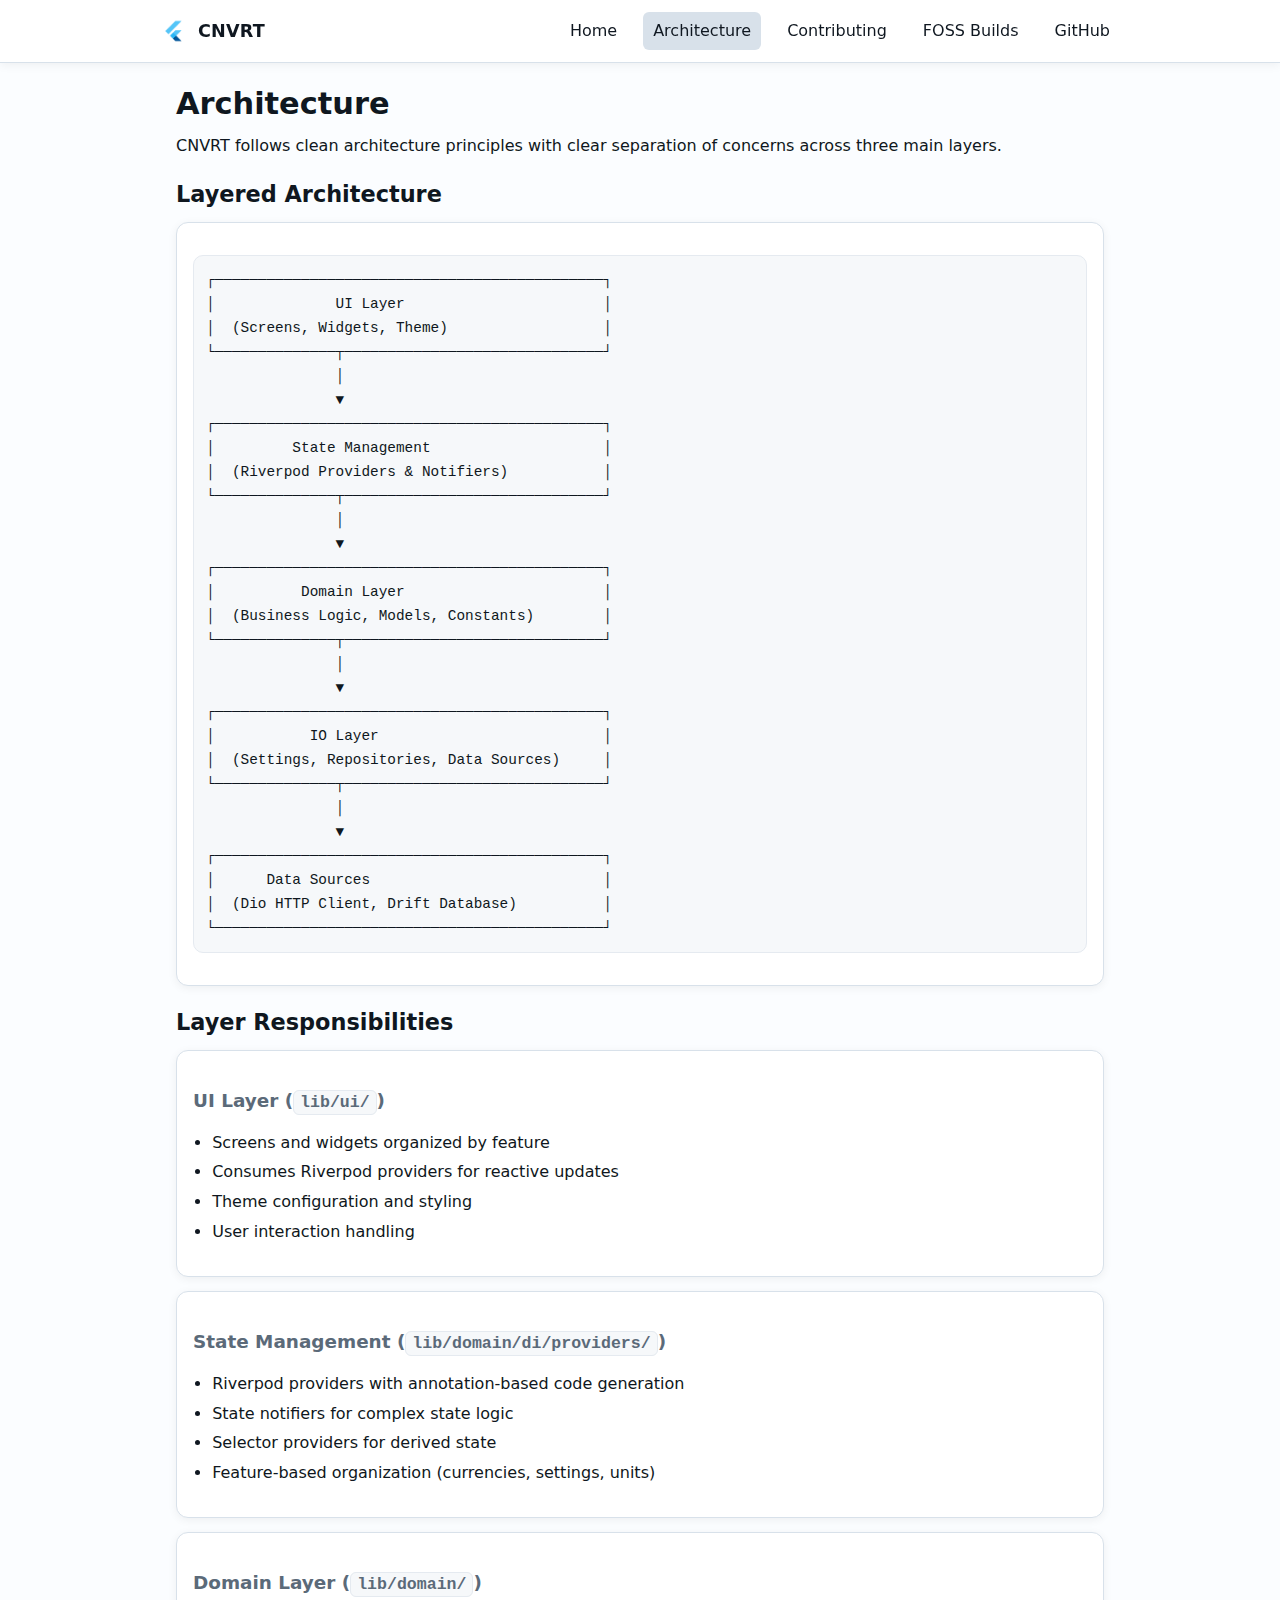
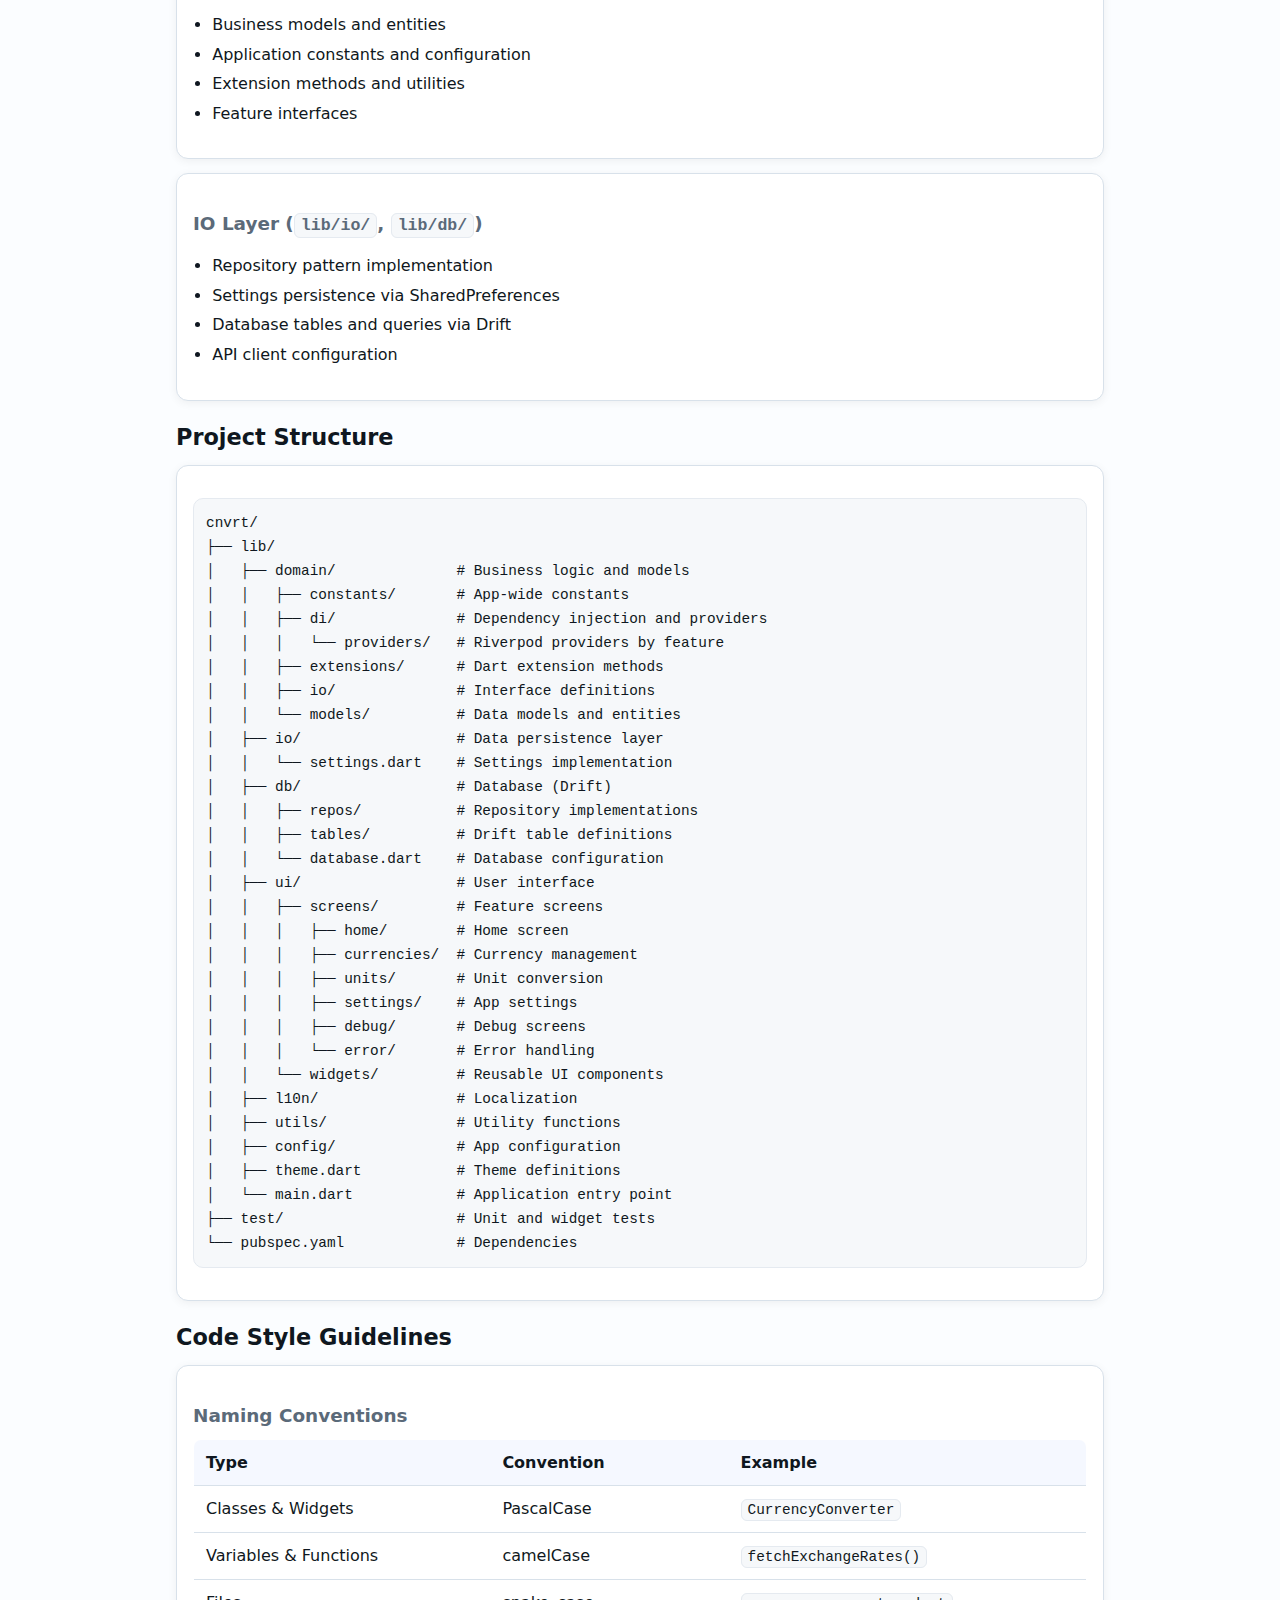
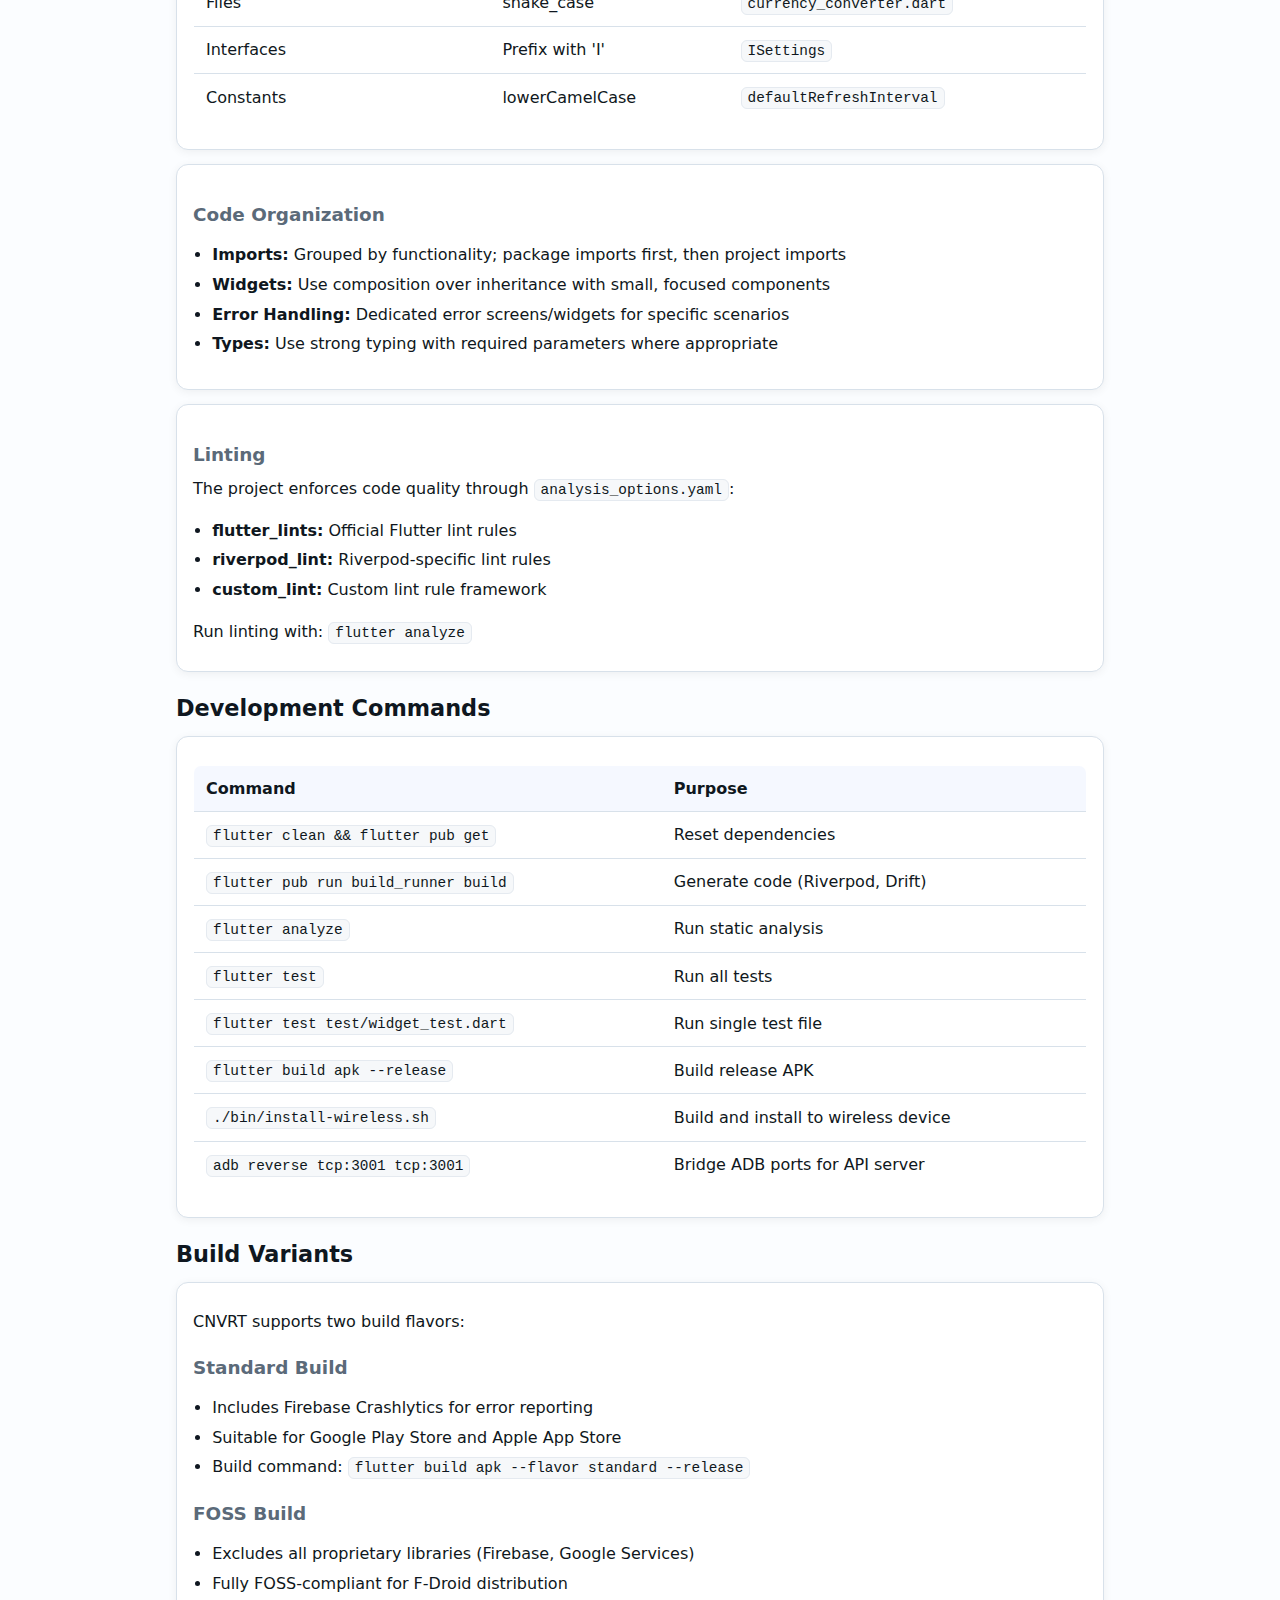
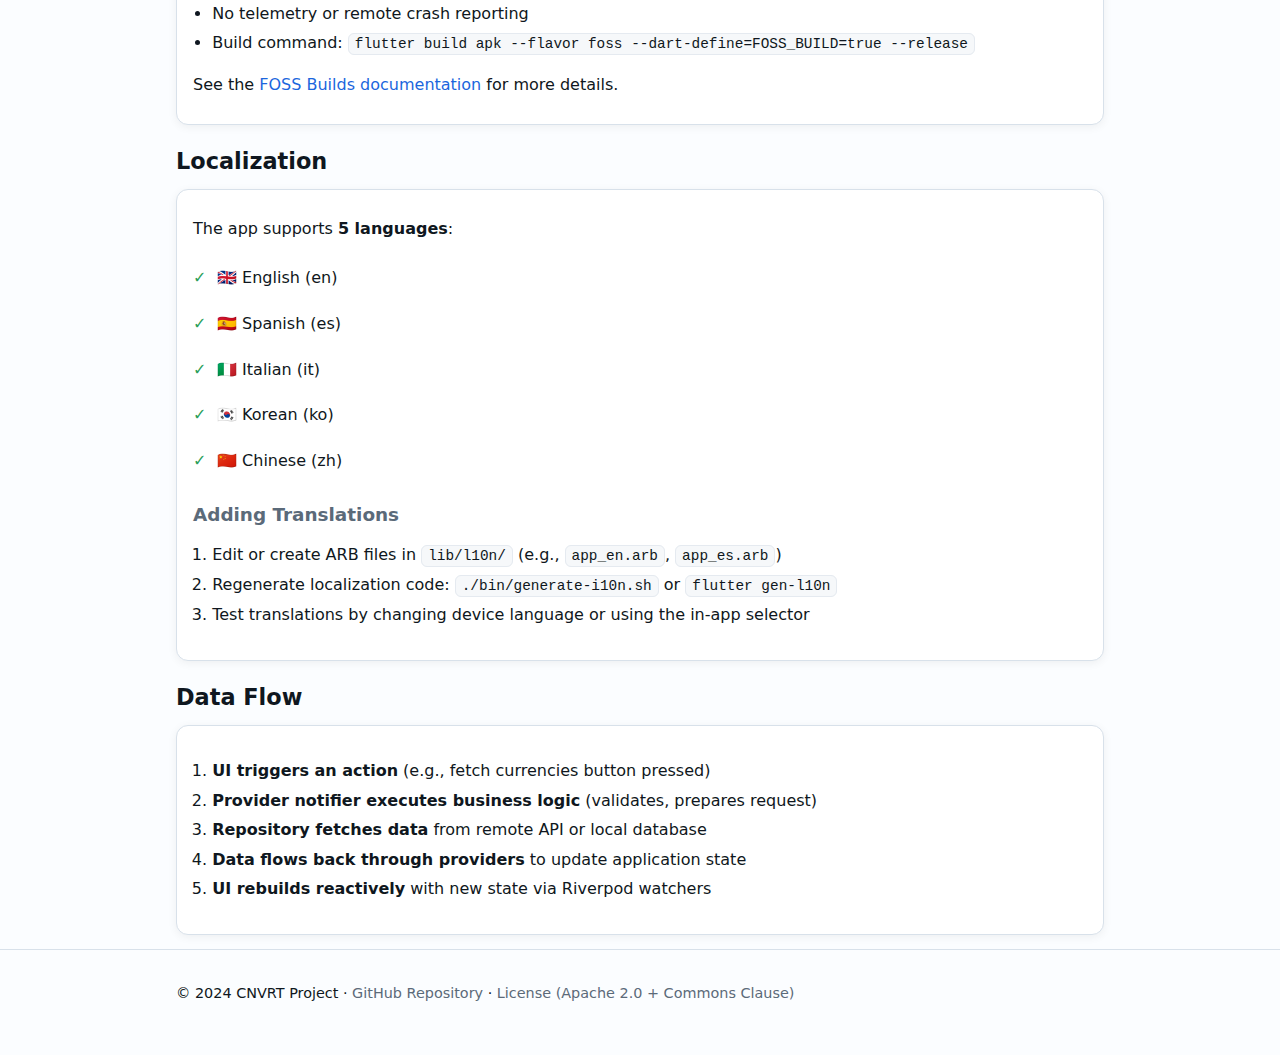
<file: docs/architecture.html>
<!DOCTYPE html>
<html lang="en">
<head>
  <meta charset="UTF-8">
  <meta name="viewport" content="width=device-width, initial-scale=1.0">
  <meta name="description" content="Technical architecture, code style guidelines, and project structure for CNVRT">
  <meta name="keywords" content="flutter architecture, clean architecture, riverpod, drift, code style, project structure">
  <meta name="author" content="Wesley Bliss">
  <meta name="robots" content="index,follow">
  
  <!-- Open Graph -->
  <meta property="og:title" content="Architecture - CNVRT">
  <meta property="og:description" content="Technical architecture, code style guidelines, and project structure for CNVRT">
  <meta property="og:type" content="website">
  <meta property="og:url" content="https://wesleybliss.github.io/cnvrt/architecture.html">
  <meta property="og:image" content="https://wesleybliss.github.io/cnvrt/assets/icon.png">
  
  <!-- Twitter Card -->
  <meta name="twitter:card" content="summary_large_image">
  <meta name="twitter:title" content="Architecture - CNVRT">
  <meta name="twitter:description" content="Technical architecture, code style guidelines, and project structure for CNVRT">
  <meta name="twitter:image" content="https://wesleybliss.github.io/cnvrt/assets/icon.png">
  
  <meta name="theme-color" content="#4ea1ff">
  <link rel="icon" type="image/png" href="assets/icon.png">
  <link rel="stylesheet" href="styles.css">
  <title>Architecture - CNVRT</title>
</head>
<body>
  <header class="site-header">
    <nav class="container nav">
      <div class="brand">
        <img src="assets/icon.png" alt="CNVRT Logo" class="logo">
        <span>CNVRT</span>
      </div>
      <div class="spacer"></div>
      <a href="index.html">Home</a>
      <a href="architecture.html" class="active">Architecture</a>
      <a href="contributing.html">Contributing</a>
      <a href="foss-builds.html">FOSS Builds</a>
      <a href="https://github.com/wesleybliss/cnvrt" target="_blank" rel="noopener">GitHub</a>
    </nav>
  </header>

  <main class="container">
    <h1>Architecture</h1>
    <p>CNVRT follows clean architecture principles with clear separation of concerns across three main layers.</p>

    <section>
      <h2>Layered Architecture</h2>
      <div class="card">
        <pre><code>┌─────────────────────────────────────────────┐
│              UI Layer                       │
│  (Screens, Widgets, Theme)                  │
└──────────────┬──────────────────────────────┘
               │
               ▼
┌─────────────────────────────────────────────┐
│         State Management                    │
│  (Riverpod Providers & Notifiers)           │
└──────────────┬──────────────────────────────┘
               │
               ▼
┌─────────────────────────────────────────────┐
│          Domain Layer                       │
│  (Business Logic, Models, Constants)        │
└──────────────┬──────────────────────────────┘
               │
               ▼
┌─────────────────────────────────────────────┐
│           IO Layer                          │
│  (Settings, Repositories, Data Sources)     │
└──────────────┬──────────────────────────────┘
               │
               ▼
┌─────────────────────────────────────────────┐
│      Data Sources                           │
│  (Dio HTTP Client, Drift Database)          │
└─────────────────────────────────────────────┘</code></pre>
      </div>
    </section>

    <section>
      <h2>Layer Responsibilities</h2>
      
      <div class="card">
        <h3>UI Layer (<code>lib/ui/</code>)</h3>
        <ul>
          <li>Screens and widgets organized by feature</li>
          <li>Consumes Riverpod providers for reactive updates</li>
          <li>Theme configuration and styling</li>
          <li>User interaction handling</li>
        </ul>
      </div>

      <div class="card">
        <h3>State Management (<code>lib/domain/di/providers/</code>)</h3>
        <ul>
          <li>Riverpod providers with annotation-based code generation</li>
          <li>State notifiers for complex state logic</li>
          <li>Selector providers for derived state</li>
          <li>Feature-based organization (currencies, settings, units)</li>
        </ul>
      </div>

      <div class="card">
        <h3>Domain Layer (<code>lib/domain/</code>)</h3>
        <ul>
          <li>Business models and entities</li>
          <li>Application constants and configuration</li>
          <li>Extension methods and utilities</li>
          <li>Feature interfaces</li>
        </ul>
      </div>

      <div class="card">
        <h3>IO Layer (<code>lib/io/</code>, <code>lib/db/</code>)</h3>
        <ul>
          <li>Repository pattern implementation</li>
          <li>Settings persistence via SharedPreferences</li>
          <li>Database tables and queries via Drift</li>
          <li>API client configuration</li>
        </ul>
      </div>
    </section>

    <section>
      <h2>Project Structure</h2>
      <div class="card">
        <pre><code>cnvrt/
├── lib/
│   ├── domain/              # Business logic and models
│   │   ├── constants/       # App-wide constants
│   │   ├── di/              # Dependency injection and providers
│   │   │   └── providers/   # Riverpod providers by feature
│   │   ├── extensions/      # Dart extension methods
│   │   ├── io/              # Interface definitions
│   │   └── models/          # Data models and entities
│   ├── io/                  # Data persistence layer
│   │   └── settings.dart    # Settings implementation
│   ├── db/                  # Database (Drift)
│   │   ├── repos/           # Repository implementations
│   │   ├── tables/          # Drift table definitions
│   │   └── database.dart    # Database configuration
│   ├── ui/                  # User interface
│   │   ├── screens/         # Feature screens
│   │   │   ├── home/        # Home screen
│   │   │   ├── currencies/  # Currency management
│   │   │   ├── units/       # Unit conversion
│   │   │   ├── settings/    # App settings
│   │   │   ├── debug/       # Debug screens
│   │   │   └── error/       # Error handling
│   │   └── widgets/         # Reusable UI components
│   ├── l10n/                # Localization
│   ├── utils/               # Utility functions
│   ├── config/              # App configuration
│   ├── theme.dart           # Theme definitions
│   └── main.dart            # Application entry point
├── test/                    # Unit and widget tests
└── pubspec.yaml             # Dependencies</code></pre>
      </div>
    </section>

    <section>
      <h2>Code Style Guidelines</h2>
      
      <div class="card">
        <h3>Naming Conventions</h3>
        <table>
          <thead>
            <tr>
              <th>Type</th>
              <th>Convention</th>
              <th>Example</th>
            </tr>
          </thead>
          <tbody>
            <tr>
              <td>Classes & Widgets</td>
              <td>PascalCase</td>
              <td><code>CurrencyConverter</code></td>
            </tr>
            <tr>
              <td>Variables & Functions</td>
              <td>camelCase</td>
              <td><code>fetchExchangeRates()</code></td>
            </tr>
            <tr>
              <td>Files</td>
              <td>snake_case</td>
              <td><code>currency_converter.dart</code></td>
            </tr>
            <tr>
              <td>Interfaces</td>
              <td>Prefix with 'I'</td>
              <td><code>ISettings</code></td>
            </tr>
            <tr>
              <td>Constants</td>
              <td>lowerCamelCase</td>
              <td><code>defaultRefreshInterval</code></td>
            </tr>
          </tbody>
        </table>
      </div>

      <div class="card">
        <h3>Code Organization</h3>
        <ul>
          <li><strong>Imports:</strong> Grouped by functionality; package imports first, then project imports</li>
          <li><strong>Widgets:</strong> Use composition over inheritance with small, focused components</li>
          <li><strong>Error Handling:</strong> Dedicated error screens/widgets for specific scenarios</li>
          <li><strong>Types:</strong> Use strong typing with required parameters where appropriate</li>
        </ul>
      </div>

      <div class="card">
        <h3>Linting</h3>
        <p>The project enforces code quality through <code>analysis_options.yaml</code>:</p>
        <ul>
          <li><strong>flutter_lints:</strong> Official Flutter lint rules</li>
          <li><strong>riverpod_lint:</strong> Riverpod-specific lint rules</li>
          <li><strong>custom_lint:</strong> Custom lint rule framework</li>
        </ul>
        <p>Run linting with: <code>flutter analyze</code></p>
      </div>
    </section>

    <section>
      <h2>Development Commands</h2>
      <div class="card">
        <table>
          <thead>
            <tr>
              <th>Command</th>
              <th>Purpose</th>
            </tr>
          </thead>
          <tbody>
            <tr>
              <td><code>flutter clean && flutter pub get</code></td>
              <td>Reset dependencies</td>
            </tr>
            <tr>
              <td><code>flutter pub run build_runner build</code></td>
              <td>Generate code (Riverpod, Drift)</td>
            </tr>
            <tr>
              <td><code>flutter analyze</code></td>
              <td>Run static analysis</td>
            </tr>
            <tr>
              <td><code>flutter test</code></td>
              <td>Run all tests</td>
            </tr>
            <tr>
              <td><code>flutter test test/widget_test.dart</code></td>
              <td>Run single test file</td>
            </tr>
            <tr>
              <td><code>flutter build apk --release</code></td>
              <td>Build release APK</td>
            </tr>
            <tr>
              <td><code>./bin/install-wireless.sh</code></td>
              <td>Build and install to wireless device</td>
            </tr>
            <tr>
              <td><code>adb reverse tcp:3001 tcp:3001</code></td>
              <td>Bridge ADB ports for API server</td>
            </tr>
          </tbody>
        </table>
      </div>
    </section>

    <section>
      <h2>Build Variants</h2>
      <div class="card">
        <p>CNVRT supports two build flavors:</p>
        
        <h3>Standard Build</h3>
        <ul>
          <li>Includes Firebase Crashlytics for error reporting</li>
          <li>Suitable for Google Play Store and Apple App Store</li>
          <li>Build command: <code>flutter build apk --flavor standard --release</code></li>
        </ul>

        <h3>FOSS Build</h3>
        <ul>
          <li>Excludes all proprietary libraries (Firebase, Google Services)</li>
          <li>Fully FOSS-compliant for F-Droid distribution</li>
          <li>No telemetry or remote crash reporting</li>
          <li>Build command: <code>flutter build apk --flavor foss --dart-define=FOSS_BUILD=true --release</code></li>
        </ul>

        <p>See the <a href="foss-builds.html">FOSS Builds documentation</a> for more details.</p>
      </div>
    </section>

    <section>
      <h2>Localization</h2>
      <div class="card">
        <p>The app supports <strong>5 languages</strong>:</p>
        <ul class="feature-list">
          <li>🇬🇧 English (en)</li>
          <li>🇪🇸 Spanish (es)</li>
          <li>🇮🇹 Italian (it)</li>
          <li>🇰🇷 Korean (ko)</li>
          <li>🇨🇳 Chinese (zh)</li>
        </ul>

        <h3>Adding Translations</h3>
        <ol>
          <li>Edit or create ARB files in <code>lib/l10n/</code> (e.g., <code>app_en.arb</code>, <code>app_es.arb</code>)</li>
          <li>Regenerate localization code: <code>./bin/generate-i10n.sh</code> or <code>flutter gen-l10n</code></li>
          <li>Test translations by changing device language or using the in-app selector</li>
        </ol>
      </div>
    </section>

    <section>
      <h2>Data Flow</h2>
      <div class="card">
        <ol>
          <li><strong>UI triggers an action</strong> (e.g., fetch currencies button pressed)</li>
          <li><strong>Provider notifier executes business logic</strong> (validates, prepares request)</li>
          <li><strong>Repository fetches data</strong> from remote API or local database</li>
          <li><strong>Data flows back through providers</strong> to update application state</li>
          <li><strong>UI rebuilds reactively</strong> with new state via Riverpod watchers</li>
        </ol>
      </div>
    </section>
  </main>

  <footer class="site-footer">
    <div class="container">
      <p>
        © 2024 CNVRT Project · 
        <a href="https://github.com/wesleybliss/cnvrt" target="_blank" rel="noopener">GitHub Repository</a> · 
        <a href="https://github.com/wesleybliss/cnvrt/blob/master/LICENSE" target="_blank" rel="noopener">License (Apache 2.0 + Commons Clause)</a>
      </p>
    </div>
  </footer>
</body>
</html>
</file>
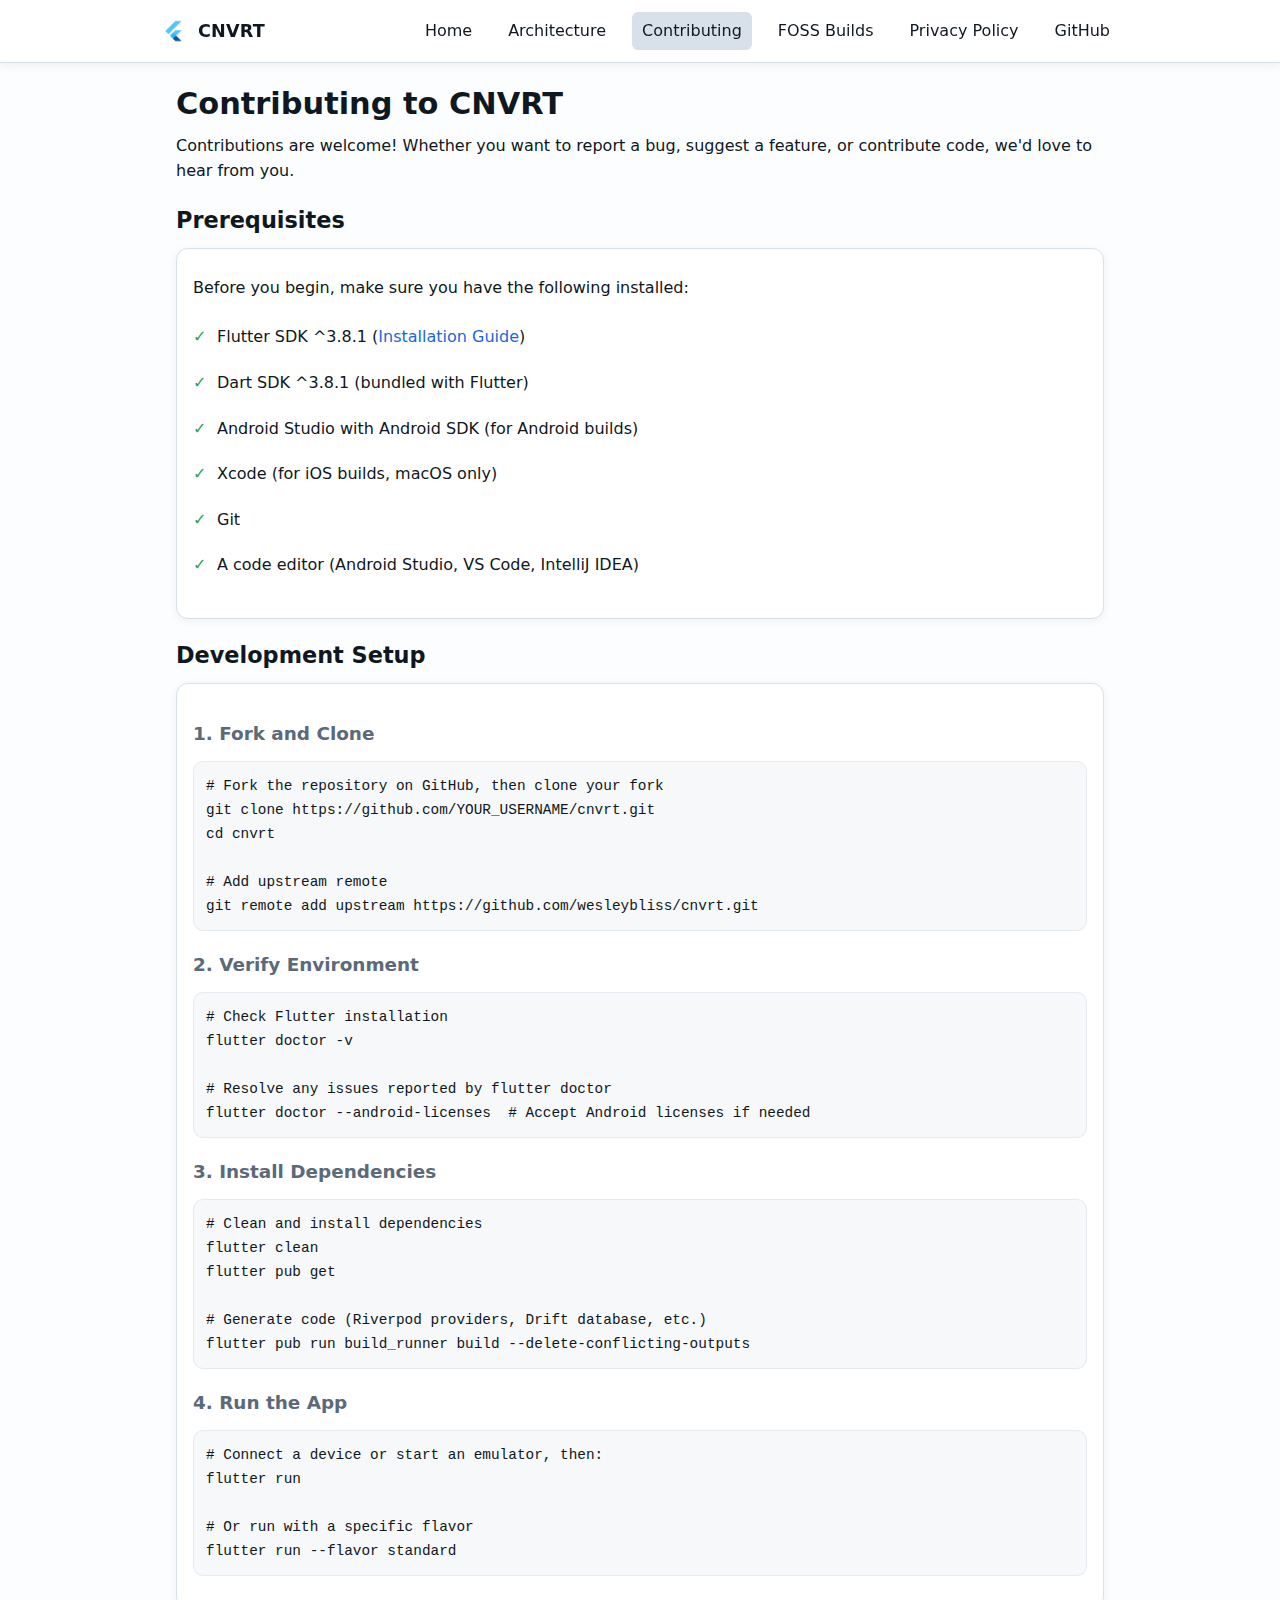
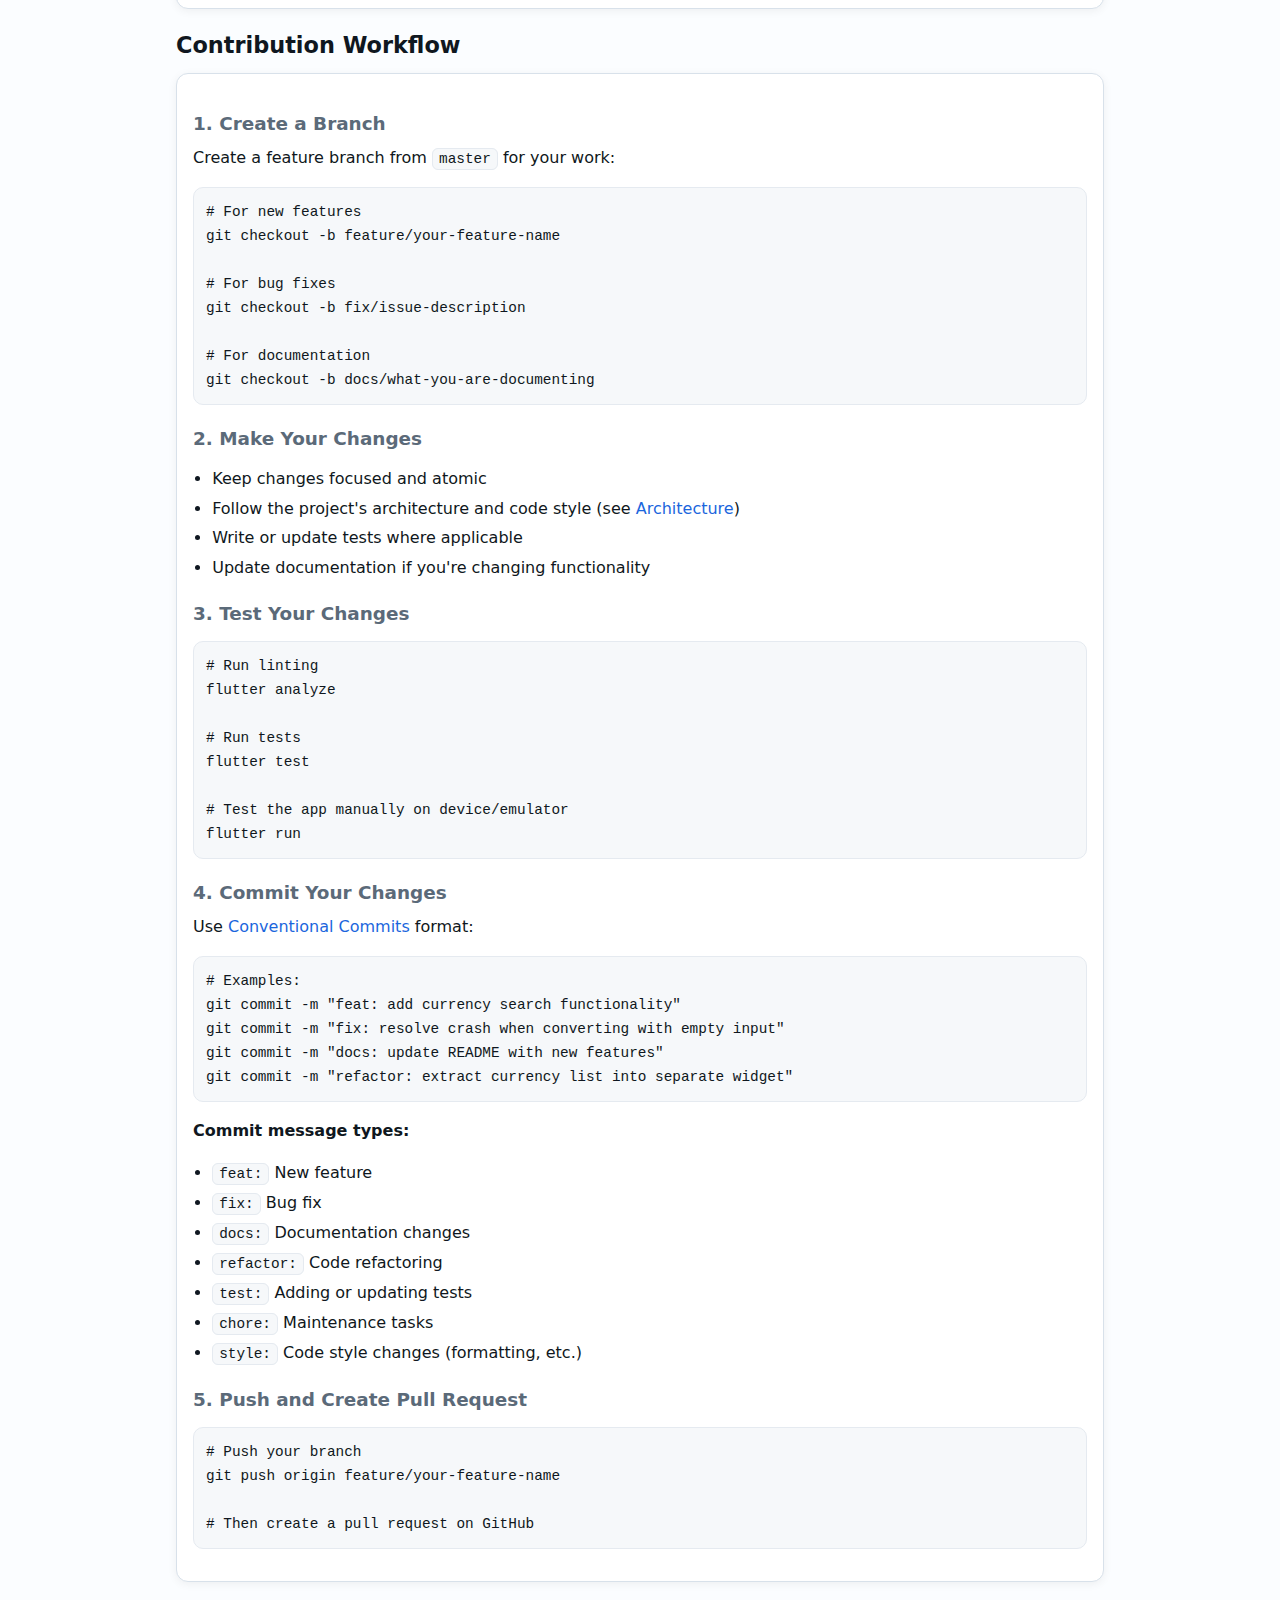
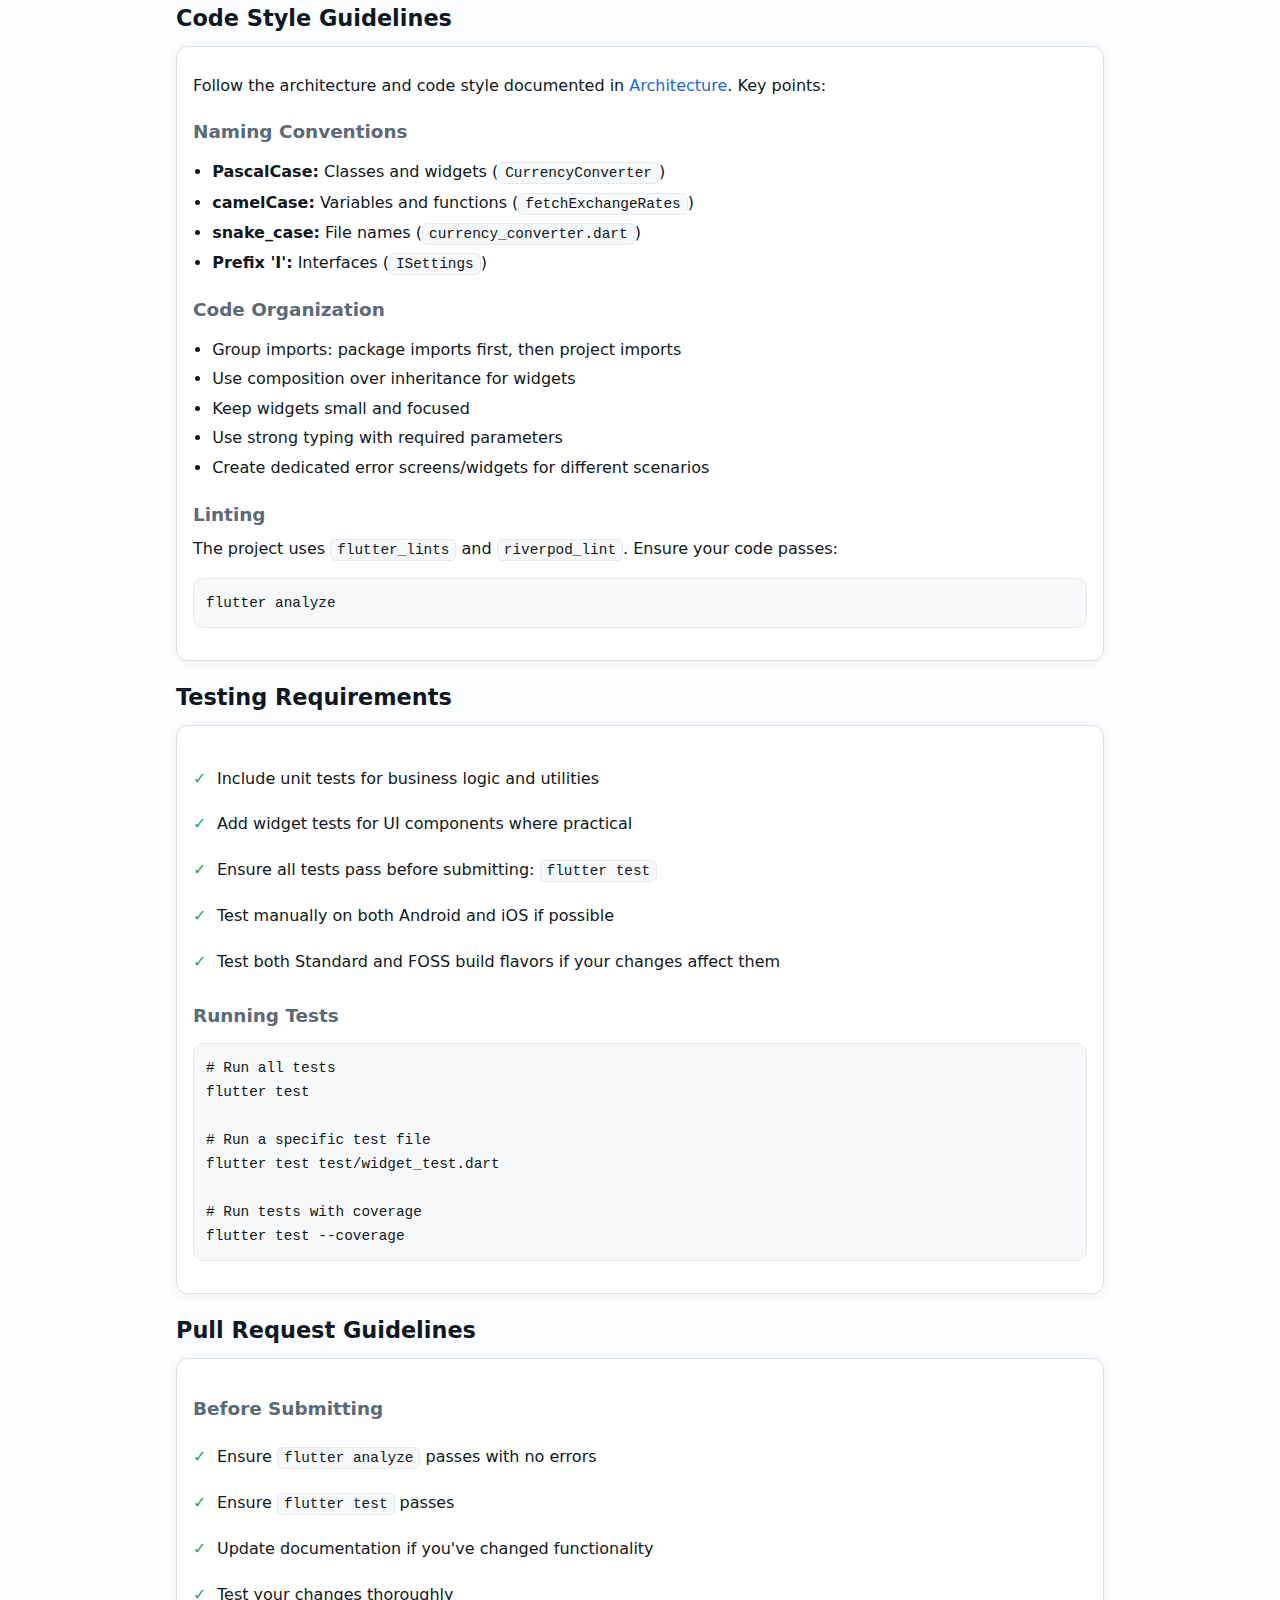
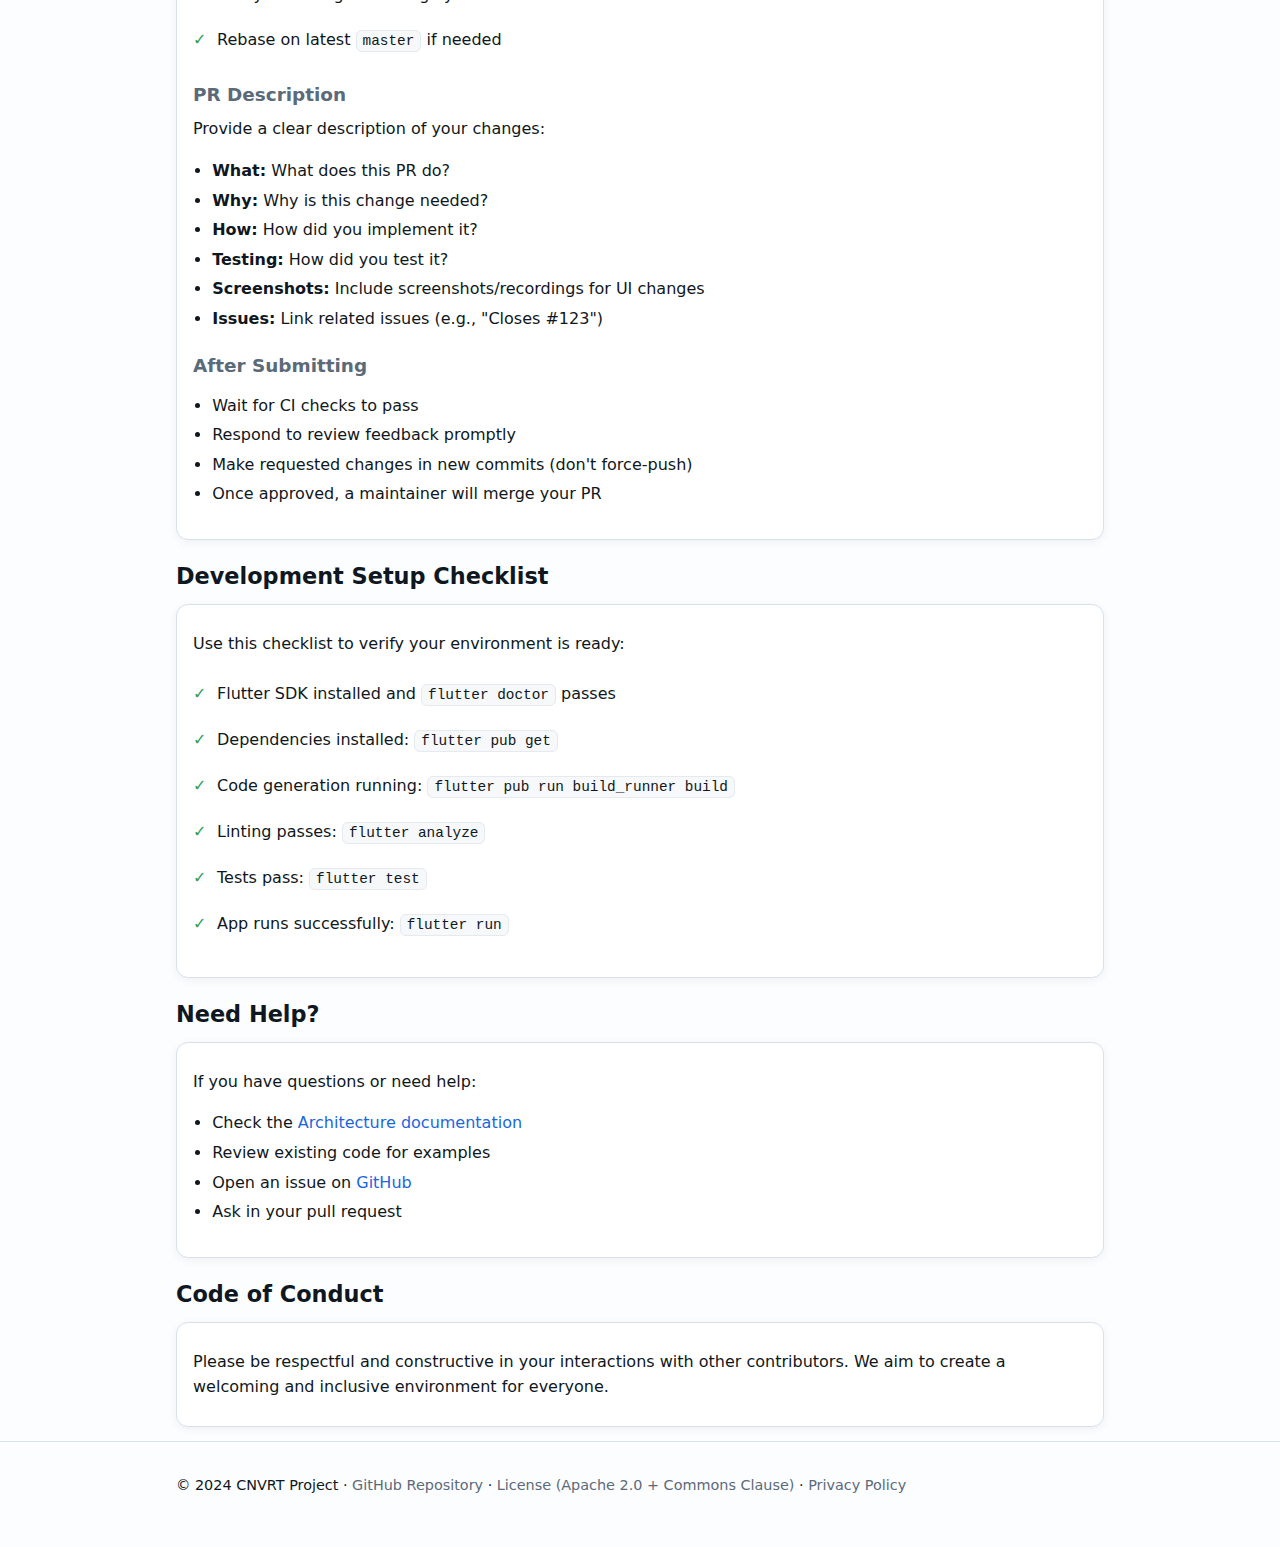
<file: docs/contributing.html>
<!DOCTYPE html>
<html lang="en">
<head>
  <meta charset="UTF-8">
  <meta name="viewport" content="width=device-width, initial-scale=1.0">
  <meta name="description" content="Contributing guidelines for CNVRT - setup, workflow, and coding standards">
  <meta name="keywords" content="contributing, open source, flutter development, code style, pull request guidelines">
  <meta name="author" content="Wesley Bliss">
  <meta name="robots" content="index,follow">
  
  <!-- Open Graph -->
  <meta property="og:title" content="Contributing - CNVRT">
  <meta property="og:description" content="Contributing guidelines for CNVRT - setup, workflow, and coding standards">
  <meta property="og:type" content="website">
  <meta property="og:url" content="https://wesleybliss.github.io/cnvrt/contributing.html">
  <meta property="og:image" content="https://wesleybliss.github.io/cnvrt/assets/icon.png">
  
  <!-- Twitter Card -->
  <meta name="twitter:card" content="summary_large_image">
  <meta name="twitter:title" content="Contributing - CNVRT">
  <meta name="twitter:description" content="Contributing guidelines for CNVRT - setup, workflow, and coding standards">
  <meta name="twitter:image" content="https://wesleybliss.github.io/cnvrt/assets/icon.png">
  
  <meta name="theme-color" content="#4ea1ff">
  <link rel="icon" type="image/png" href="assets/icon.png">
  <link rel="stylesheet" href="styles.css">
  <title>Contributing - CNVRT</title>
</head>
<body>
  <header class="site-header">
    <nav class="container nav">
      <div class="brand">
        <img src="assets/icon.png" alt="CNVRT Logo" class="logo">
        <span>CNVRT</span>
      </div>
      <div class="spacer"></div>
      <a href="index.html">Home</a>
      <a href="architecture.html">Architecture</a>
      <a href="contributing.html" class="active">Contributing</a>
      <a href="foss-builds.html">FOSS Builds</a>
      <a href="privacy.html">Privacy Policy</a>
      <a href="https://github.com/wesleybliss/cnvrt" target="_blank" rel="noopener">GitHub</a>
    </nav>
  </header>

  <main class="container">
    <h1>Contributing to CNVRT</h1>
    <p>
      Contributions are welcome! Whether you want to report a bug, suggest a feature, 
      or contribute code, we'd love to hear from you.
    </p>

    <section>
      <h2>Prerequisites</h2>
      <div class="card">
        <p>Before you begin, make sure you have the following installed:</p>
        <ul class="feature-list">
          <li>Flutter SDK ^3.8.1 (<a href="https://docs.flutter.dev/get-started/install" target="_blank" rel="noopener">Installation Guide</a>)</li>
          <li>Dart SDK ^3.8.1 (bundled with Flutter)</li>
          <li>Android Studio with Android SDK (for Android builds)</li>
          <li>Xcode (for iOS builds, macOS only)</li>
          <li>Git</li>
          <li>A code editor (Android Studio, VS Code, IntelliJ IDEA)</li>
        </ul>
      </div>
    </section>

    <section>
      <h2>Development Setup</h2>
      <div class="card">
        <h3>1. Fork and Clone</h3>
        <pre><code># Fork the repository on GitHub, then clone your fork
git clone https://github.com/YOUR_USERNAME/cnvrt.git
cd cnvrt

# Add upstream remote
git remote add upstream https://github.com/wesleybliss/cnvrt.git</code></pre>

        <h3>2. Verify Environment</h3>
        <pre><code># Check Flutter installation
flutter doctor -v

# Resolve any issues reported by flutter doctor
flutter doctor --android-licenses  # Accept Android licenses if needed</code></pre>

        <h3>3. Install Dependencies</h3>
        <pre><code># Clean and install dependencies
flutter clean
flutter pub get

# Generate code (Riverpod providers, Drift database, etc.)
flutter pub run build_runner build --delete-conflicting-outputs</code></pre>

        <h3>4. Run the App</h3>
        <pre><code># Connect a device or start an emulator, then:
flutter run

# Or run with a specific flavor
flutter run --flavor standard</code></pre>
      </div>
    </section>

    <section>
      <h2>Contribution Workflow</h2>
      <div class="card">
        <h3>1. Create a Branch</h3>
        <p>Create a feature branch from <code>master</code> for your work:</p>
        <pre><code># For new features
git checkout -b feature/your-feature-name

# For bug fixes
git checkout -b fix/issue-description

# For documentation
git checkout -b docs/what-you-are-documenting</code></pre>

        <h3>2. Make Your Changes</h3>
        <ul>
          <li>Keep changes focused and atomic</li>
          <li>Follow the project's architecture and code style (see <a href="architecture.html">Architecture</a>)</li>
          <li>Write or update tests where applicable</li>
          <li>Update documentation if you're changing functionality</li>
        </ul>

        <h3>3. Test Your Changes</h3>
        <pre><code># Run linting
flutter analyze

# Run tests
flutter test

# Test the app manually on device/emulator
flutter run</code></pre>

        <h3>4. Commit Your Changes</h3>
        <p>Use <a href="https://www.conventionalcommits.org/" target="_blank" rel="noopener">Conventional Commits</a> format:</p>
        <pre><code># Examples:
git commit -m "feat: add currency search functionality"
git commit -m "fix: resolve crash when converting with empty input"
git commit -m "docs: update README with new features"
git commit -m "refactor: extract currency list into separate widget"</code></pre>

        <p><strong>Commit message types:</strong></p>
        <ul>
          <li><code>feat:</code> New feature</li>
          <li><code>fix:</code> Bug fix</li>
          <li><code>docs:</code> Documentation changes</li>
          <li><code>refactor:</code> Code refactoring</li>
          <li><code>test:</code> Adding or updating tests</li>
          <li><code>chore:</code> Maintenance tasks</li>
          <li><code>style:</code> Code style changes (formatting, etc.)</li>
        </ul>

        <h3>5. Push and Create Pull Request</h3>
        <pre><code># Push your branch
git push origin feature/your-feature-name

# Then create a pull request on GitHub</code></pre>
      </div>
    </section>

    <section>
      <h2>Code Style Guidelines</h2>
      <div class="card">
        <p>Follow the architecture and code style documented in <a href="architecture.html">Architecture</a>. Key points:</p>
        
        <h3>Naming Conventions</h3>
        <ul>
          <li><strong>PascalCase:</strong> Classes and widgets (<code>CurrencyConverter</code>)</li>
          <li><strong>camelCase:</strong> Variables and functions (<code>fetchExchangeRates</code>)</li>
          <li><strong>snake_case:</strong> File names (<code>currency_converter.dart</code>)</li>
          <li><strong>Prefix 'I':</strong> Interfaces (<code>ISettings</code>)</li>
        </ul>

        <h3>Code Organization</h3>
        <ul>
          <li>Group imports: package imports first, then project imports</li>
          <li>Use composition over inheritance for widgets</li>
          <li>Keep widgets small and focused</li>
          <li>Use strong typing with required parameters</li>
          <li>Create dedicated error screens/widgets for different scenarios</li>
        </ul>

        <h3>Linting</h3>
        <p>The project uses <code>flutter_lints</code> and <code>riverpod_lint</code>. Ensure your code passes:</p>
        <pre><code>flutter analyze</code></pre>
      </div>
    </section>

    <section>
      <h2>Testing Requirements</h2>
      <div class="card">
        <ul class="feature-list">
          <li>Include unit tests for business logic and utilities</li>
          <li>Add widget tests for UI components where practical</li>
          <li>Ensure all tests pass before submitting: <code>flutter test</code></li>
          <li>Test manually on both Android and iOS if possible</li>
          <li>Test both Standard and FOSS build flavors if your changes affect them</li>
        </ul>

        <h3>Running Tests</h3>
        <pre><code># Run all tests
flutter test

# Run a specific test file
flutter test test/widget_test.dart

# Run tests with coverage
flutter test --coverage</code></pre>
      </div>
    </section>

    <section>
      <h2>Pull Request Guidelines</h2>
      <div class="card">
        <h3>Before Submitting</h3>
        <ul class="feature-list">
          <li>Ensure <code>flutter analyze</code> passes with no errors</li>
          <li>Ensure <code>flutter test</code> passes</li>
          <li>Update documentation if you've changed functionality</li>
          <li>Test your changes thoroughly</li>
          <li>Rebase on latest <code>master</code> if needed</li>
        </ul>

        <h3>PR Description</h3>
        <p>Provide a clear description of your changes:</p>
        <ul>
          <li><strong>What:</strong> What does this PR do?</li>
          <li><strong>Why:</strong> Why is this change needed?</li>
          <li><strong>How:</strong> How did you implement it?</li>
          <li><strong>Testing:</strong> How did you test it?</li>
          <li><strong>Screenshots:</strong> Include screenshots/recordings for UI changes</li>
          <li><strong>Issues:</strong> Link related issues (e.g., "Closes #123")</li>
        </ul>

        <h3>After Submitting</h3>
        <ul>
          <li>Wait for CI checks to pass</li>
          <li>Respond to review feedback promptly</li>
          <li>Make requested changes in new commits (don't force-push)</li>
          <li>Once approved, a maintainer will merge your PR</li>
        </ul>
      </div>
    </section>

    <section>
      <h2>Development Setup Checklist</h2>
      <div class="card">
        <p>Use this checklist to verify your environment is ready:</p>
        <ul class="feature-list">
          <li>Flutter SDK installed and <code>flutter doctor</code> passes</li>
          <li>Dependencies installed: <code>flutter pub get</code></li>
          <li>Code generation running: <code>flutter pub run build_runner build</code></li>
          <li>Linting passes: <code>flutter analyze</code></li>
          <li>Tests pass: <code>flutter test</code></li>
          <li>App runs successfully: <code>flutter run</code></li>
        </ul>
      </div>
    </section>

    <section>
      <h2>Need Help?</h2>
      <div class="card">
        <p>If you have questions or need help:</p>
        <ul>
          <li>Check the <a href="architecture.html">Architecture documentation</a></li>
          <li>Review existing code for examples</li>
          <li>Open an issue on <a href="https://github.com/wesleybliss/cnvrt/issues" target="_blank" rel="noopener">GitHub</a></li>
          <li>Ask in your pull request</li>
        </ul>
      </div>
    </section>

    <section>
      <h2>Code of Conduct</h2>
      <div class="card">
        <p>
          Please be respectful and constructive in your interactions with other contributors. 
          We aim to create a welcoming and inclusive environment for everyone.
        </p>
      </div>
    </section>
  </main>

  <footer class="site-footer">
    <div class="container">
      <p>
        © 2024 CNVRT Project · 
        <a href="https://github.com/wesleybliss/cnvrt" target="_blank" rel="noopener">GitHub Repository</a> · 
        <a href="https://github.com/wesleybliss/cnvrt/blob/master/LICENSE" target="_blank" rel="noopener">License (Apache 2.0 + Commons Clause)</a> · 
        <a href="privacy.html">Privacy Policy</a>
      </p>
    </div>
  </footer>
</body>
</html>
</file>
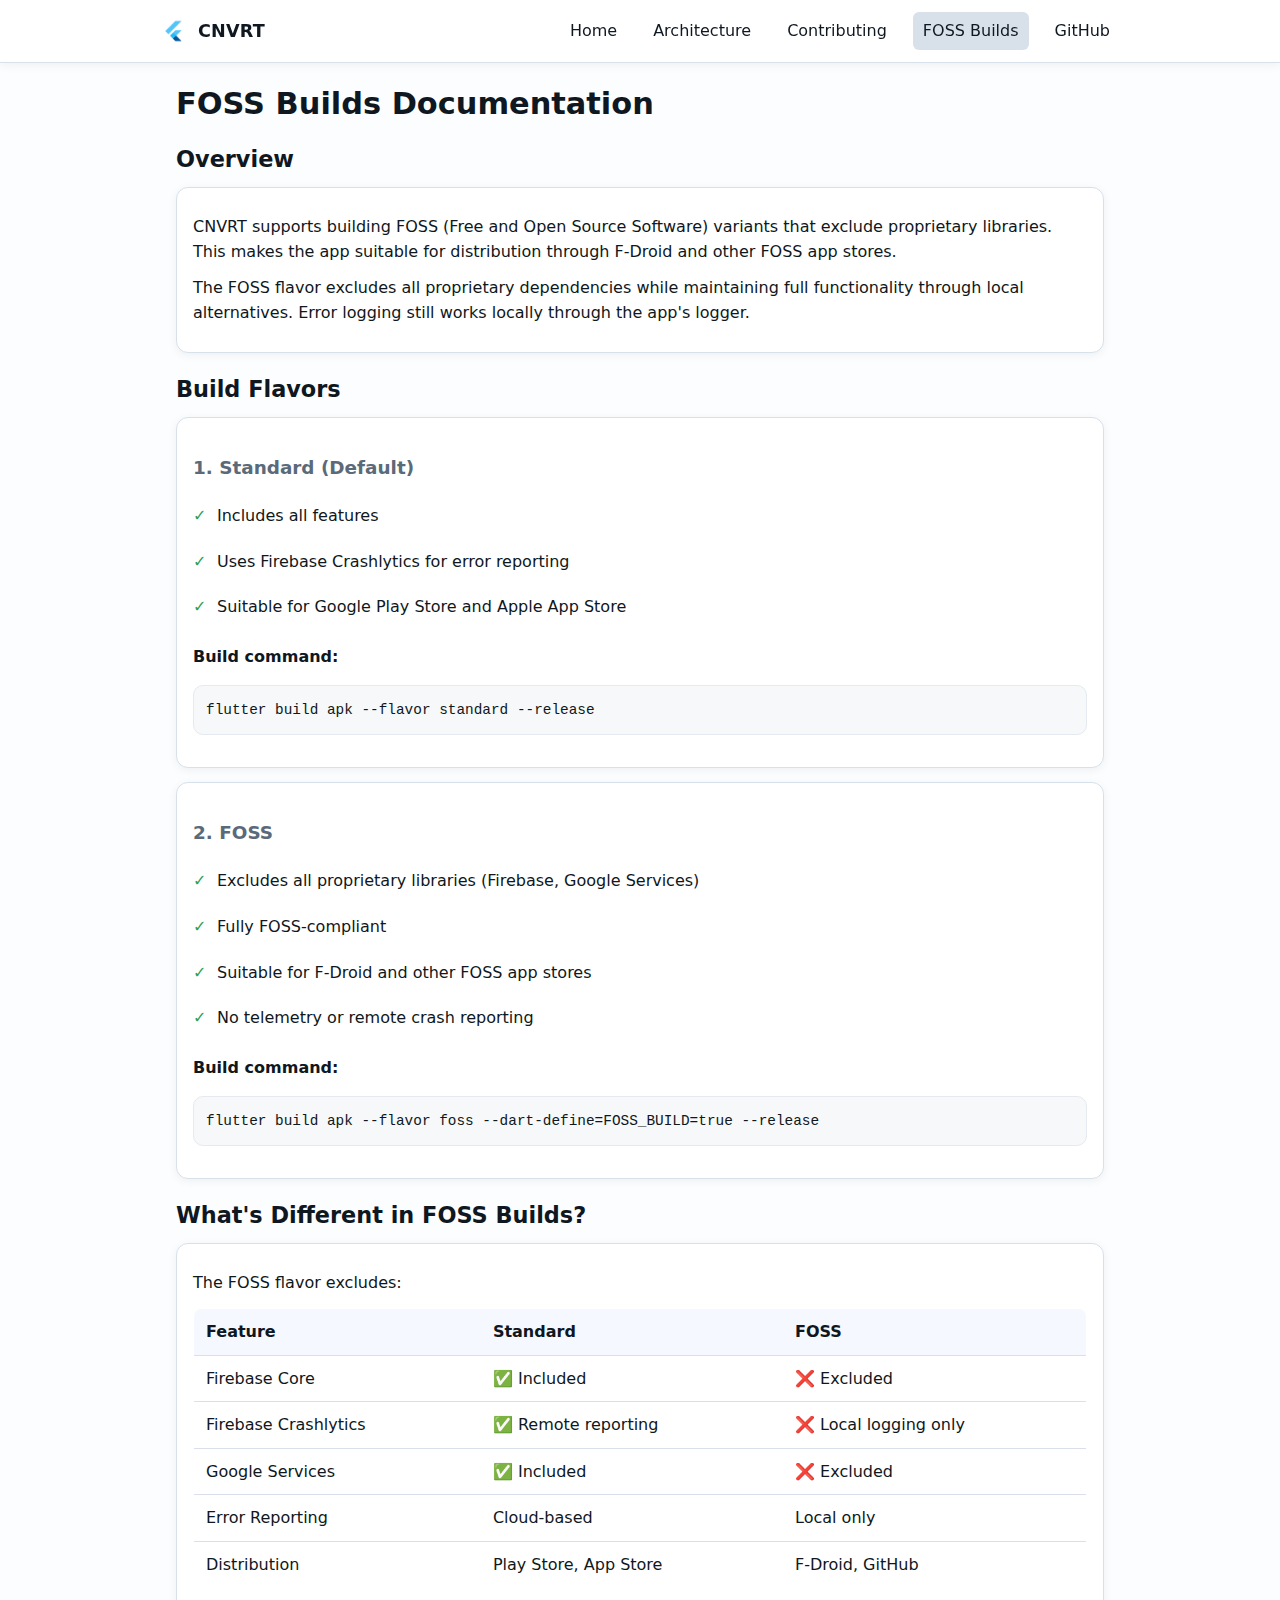
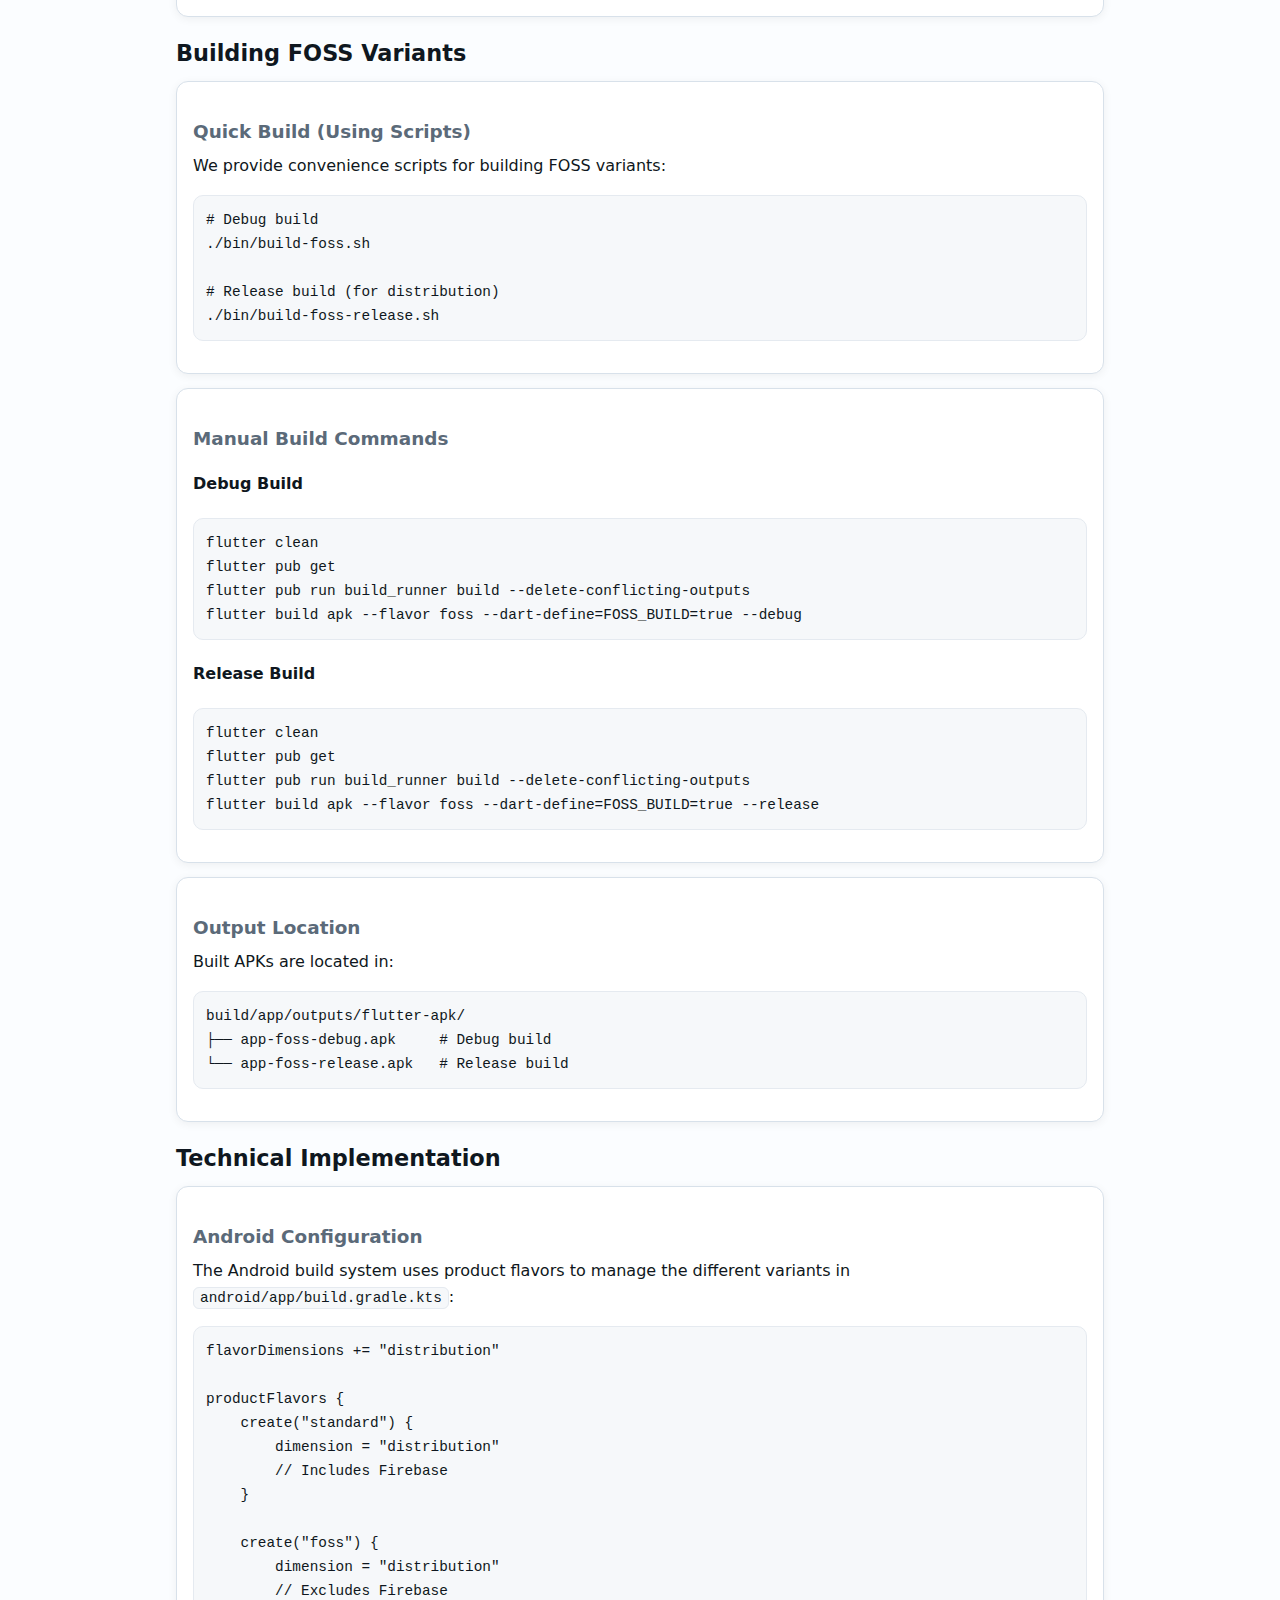
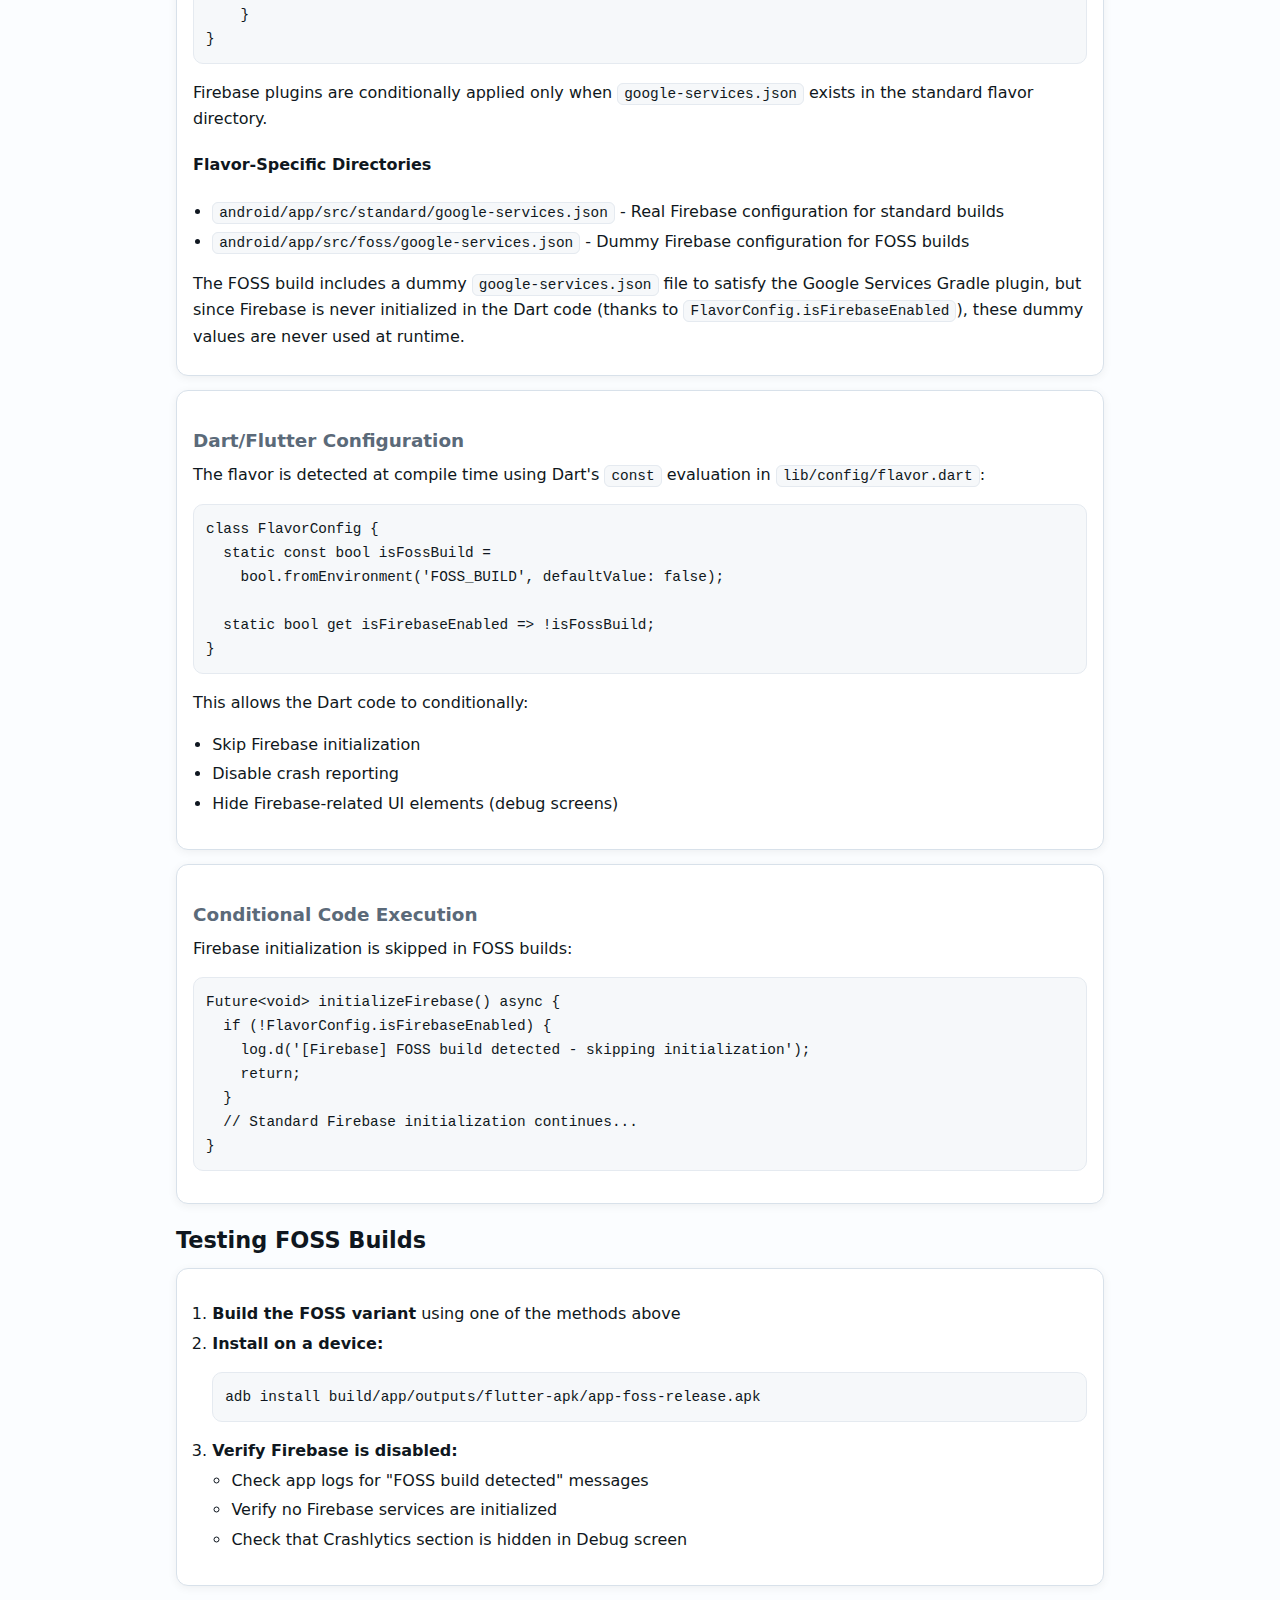
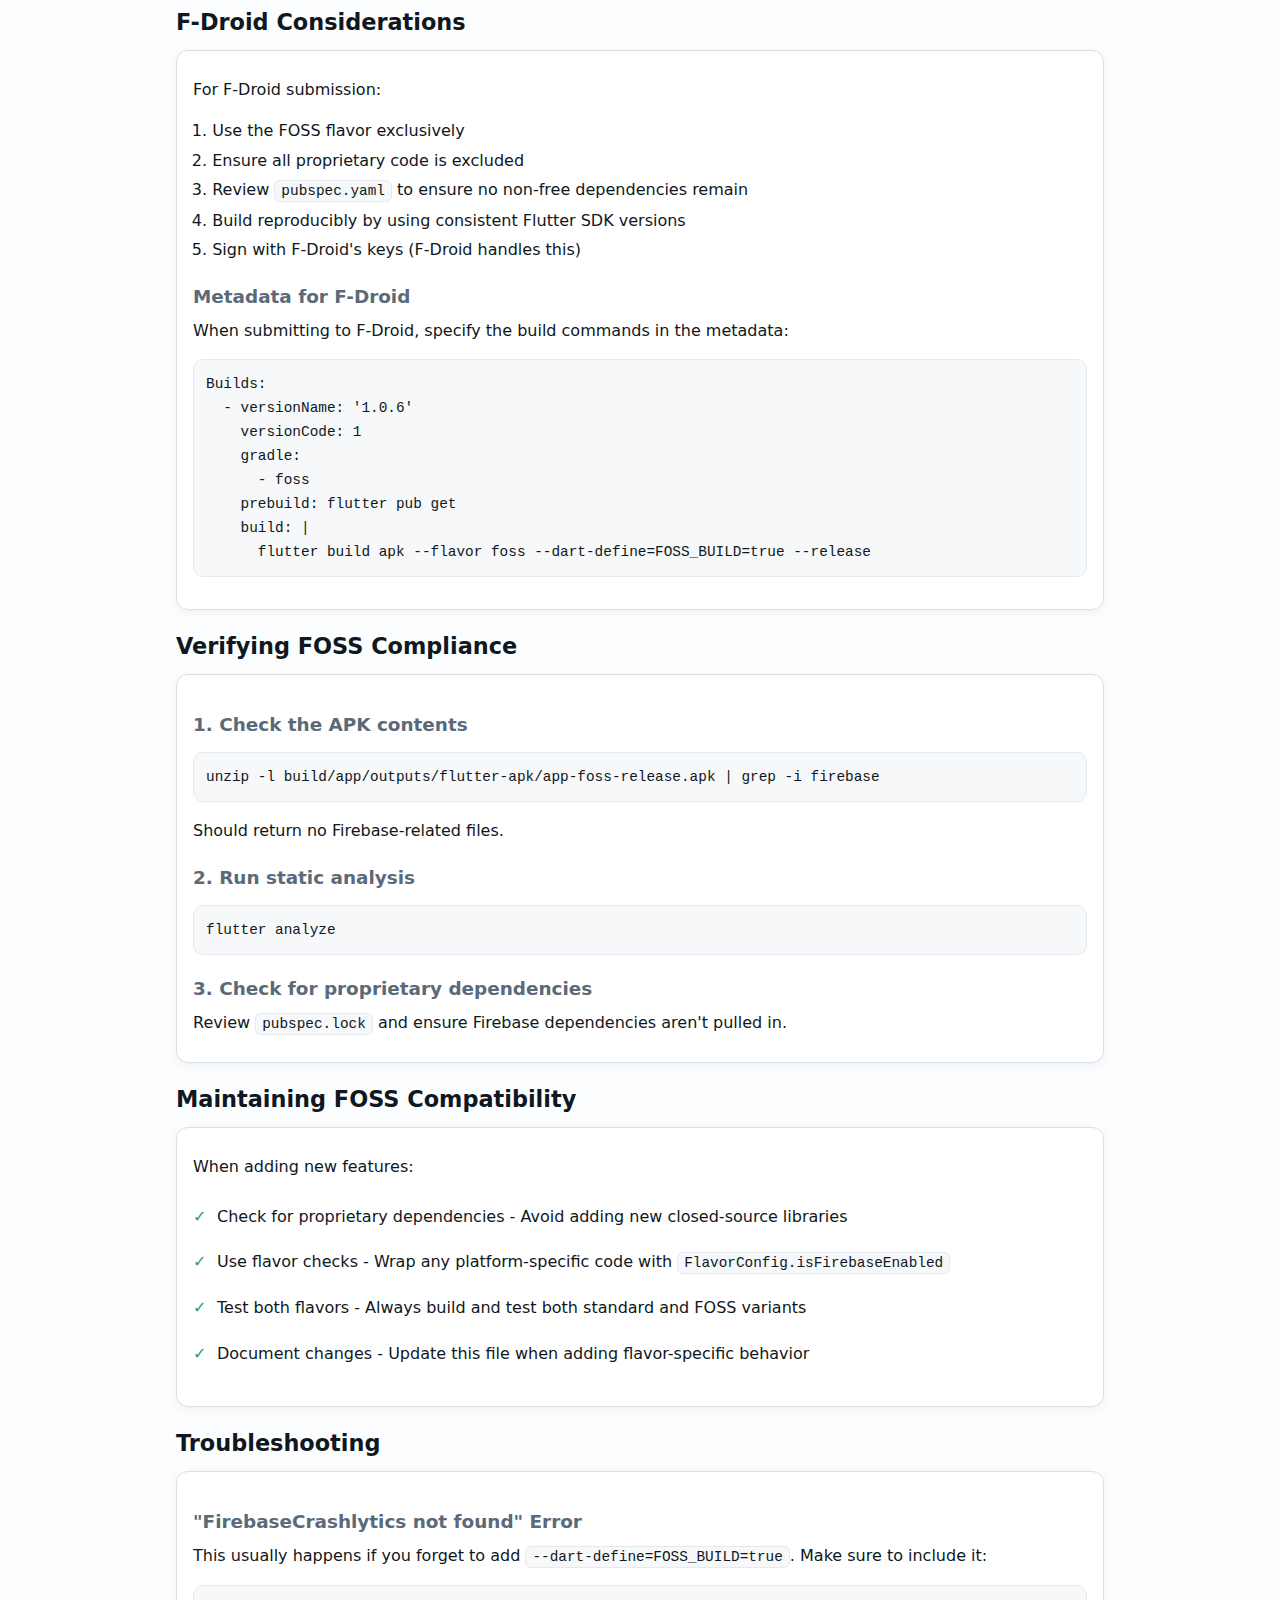
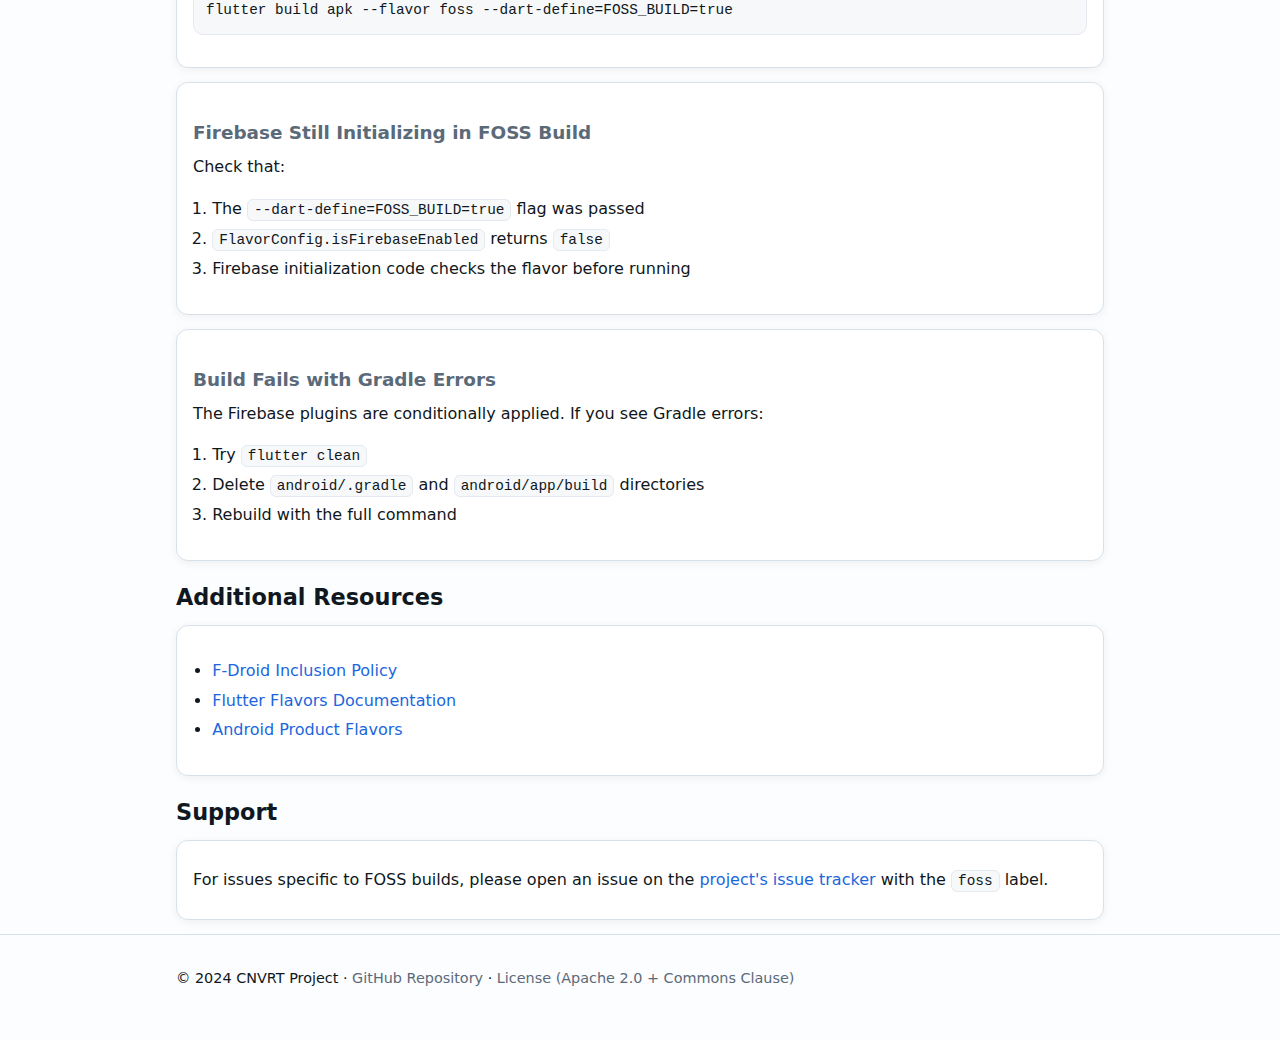
<file: docs/foss-builds.html>
<!DOCTYPE html>
<html lang="en">
<head>
  <meta charset="UTF-8">
  <meta name="viewport" content="width=device-width, initial-scale=1.0">
  <meta name="description" content="FOSS Builds documentation for CNVRT - F-Droid compatible builds without proprietary dependencies">
  <meta name="keywords" content="FOSS, F-Droid, open source, privacy, Flutter, Android">
  <meta name="author" content="Wesley Bliss">
  <meta name="robots" content="index,follow">
  
  <!-- Open Graph -->
  <meta property="og:title" content="FOSS Builds - CNVRT">
  <meta property="og:description" content="FOSS Builds documentation for CNVRT - F-Droid compatible builds without proprietary dependencies">
  <meta property="og:type" content="website">
  <meta property="og:url" content="https://wesleybliss.github.io/cnvrt/foss-builds.html">
  <meta property="og:image" content="https://wesleybliss.github.io/cnvrt/assets/icon.png">
  
  <!-- Twitter Card -->
  <meta name="twitter:card" content="summary_large_image">
  <meta name="twitter:title" content="FOSS Builds - CNVRT">
  <meta name="twitter:description" content="FOSS Builds documentation for CNVRT - F-Droid compatible builds without proprietary dependencies">
  <meta name="twitter:image" content="https://wesleybliss.github.io/cnvrt/assets/icon.png">
  
  <meta name="theme-color" content="#4ea1ff">
  <link rel="icon" type="image/png" href="assets/icon.png">
  <link rel="stylesheet" href="styles.css">
  <title>FOSS Builds - CNVRT</title>
</head>
<body>
  <header class="site-header">
    <nav class="container nav">
      <div class="brand">
        <img src="assets/icon.png" alt="CNVRT Logo" class="logo">
        <span>CNVRT</span>
      </div>
      <div class="spacer"></div>
      <a href="index.html">Home</a>
      <a href="architecture.html">Architecture</a>
      <a href="contributing.html">Contributing</a>
      <a href="foss-builds.html" class="active">FOSS Builds</a>
      <a href="https://github.com/wesleybliss/cnvrt" target="_blank" rel="noopener">GitHub</a>
    </nav>
  </header>

  <main class="container">
    <h1>FOSS Builds Documentation</h1>
    
    <section>
      <h2>Overview</h2>
      <div class="card">
        <p>
          CNVRT supports building FOSS (Free and Open Source Software) variants that exclude proprietary libraries. 
          This makes the app suitable for distribution through F-Droid and other FOSS app stores.
        </p>
        <p>
          The FOSS flavor excludes all proprietary dependencies while maintaining full functionality through 
          local alternatives. Error logging still works locally through the app's logger.
        </p>
      </div>
    </section>

    <section>
      <h2>Build Flavors</h2>
      
      <div class="card">
        <h3>1. Standard (Default)</h3>
        <ul class="feature-list">
          <li>Includes all features</li>
          <li>Uses Firebase Crashlytics for error reporting</li>
          <li>Suitable for Google Play Store and Apple App Store</li>
        </ul>
        <p><strong>Build command:</strong></p>
        <pre><code>flutter build apk --flavor standard --release</code></pre>
      </div>

      <div class="card">
        <h3>2. FOSS</h3>
        <ul class="feature-list">
          <li>Excludes all proprietary libraries (Firebase, Google Services)</li>
          <li>Fully FOSS-compliant</li>
          <li>Suitable for F-Droid and other FOSS app stores</li>
          <li>No telemetry or remote crash reporting</li>
        </ul>
        <p><strong>Build command:</strong></p>
        <pre><code>flutter build apk --flavor foss --dart-define=FOSS_BUILD=true --release</code></pre>
      </div>
    </section>

    <section>
      <h2>What's Different in FOSS Builds?</h2>
      <div class="card">
        <p>The FOSS flavor excludes:</p>
        <table>
          <thead>
            <tr>
              <th>Feature</th>
              <th>Standard</th>
              <th>FOSS</th>
            </tr>
          </thead>
          <tbody>
            <tr>
              <td>Firebase Core</td>
              <td>✅ Included</td>
              <td>❌ Excluded</td>
            </tr>
            <tr>
              <td>Firebase Crashlytics</td>
              <td>✅ Remote reporting</td>
              <td>❌ Local logging only</td>
            </tr>
            <tr>
              <td>Google Services</td>
              <td>✅ Included</td>
              <td>❌ Excluded</td>
            </tr>
            <tr>
              <td>Error Reporting</td>
              <td>Cloud-based</td>
              <td>Local only</td>
            </tr>
            <tr>
              <td>Distribution</td>
              <td>Play Store, App Store</td>
              <td>F-Droid, GitHub</td>
            </tr>
          </tbody>
        </table>
      </div>
    </section>

    <section>
      <h2>Building FOSS Variants</h2>
      
      <div class="card">
        <h3>Quick Build (Using Scripts)</h3>
        <p>We provide convenience scripts for building FOSS variants:</p>
        <pre><code># Debug build
./bin/build-foss.sh

# Release build (for distribution)
./bin/build-foss-release.sh</code></pre>
      </div>

      <div class="card">
        <h3>Manual Build Commands</h3>
        
        <h4>Debug Build</h4>
        <pre><code>flutter clean
flutter pub get
flutter pub run build_runner build --delete-conflicting-outputs
flutter build apk --flavor foss --dart-define=FOSS_BUILD=true --debug</code></pre>

        <h4>Release Build</h4>
        <pre><code>flutter clean
flutter pub get
flutter pub run build_runner build --delete-conflicting-outputs
flutter build apk --flavor foss --dart-define=FOSS_BUILD=true --release</code></pre>
      </div>

      <div class="card">
        <h3>Output Location</h3>
        <p>Built APKs are located in:</p>
        <pre><code>build/app/outputs/flutter-apk/
├── app-foss-debug.apk     # Debug build
└── app-foss-release.apk   # Release build</code></pre>
      </div>
    </section>

    <section>
      <h2>Technical Implementation</h2>
      
      <div class="card">
        <h3>Android Configuration</h3>
        <p>The Android build system uses product flavors to manage the different variants in <code>android/app/build.gradle.kts</code>:</p>
        <pre><code>flavorDimensions += "distribution"

productFlavors {
    create("standard") {
        dimension = "distribution"
        // Includes Firebase
    }
    
    create("foss") {
        dimension = "distribution"
        // Excludes Firebase
    }
}</code></pre>

        <p>Firebase plugins are conditionally applied only when <code>google-services.json</code> exists in the standard flavor directory.</p>

        <h4>Flavor-Specific Directories</h4>
        <ul>
          <li><code>android/app/src/standard/google-services.json</code> - Real Firebase configuration for standard builds</li>
          <li><code>android/app/src/foss/google-services.json</code> - Dummy Firebase configuration for FOSS builds</li>
        </ul>

        <p>
          The FOSS build includes a dummy <code>google-services.json</code> file to satisfy the Google Services Gradle plugin, 
          but since Firebase is never initialized in the Dart code (thanks to <code>FlavorConfig.isFirebaseEnabled</code>), 
          these dummy values are never used at runtime.
        </p>
      </div>

      <div class="card">
        <h3>Dart/Flutter Configuration</h3>
        <p>The flavor is detected at compile time using Dart's <code>const</code> evaluation in <code>lib/config/flavor.dart</code>:</p>
        <pre><code>class FlavorConfig {
  static const bool isFossBuild = 
    bool.fromEnvironment('FOSS_BUILD', defaultValue: false);
  
  static bool get isFirebaseEnabled => !isFossBuild;
}</code></pre>

        <p>This allows the Dart code to conditionally:</p>
        <ul>
          <li>Skip Firebase initialization</li>
          <li>Disable crash reporting</li>
          <li>Hide Firebase-related UI elements (debug screens)</li>
        </ul>
      </div>

      <div class="card">
        <h3>Conditional Code Execution</h3>
        <p>Firebase initialization is skipped in FOSS builds:</p>
        <pre><code>Future&lt;void&gt; initializeFirebase() async {
  if (!FlavorConfig.isFirebaseEnabled) {
    log.d('[Firebase] FOSS build detected - skipping initialization');
    return;
  }
  // Standard Firebase initialization continues...
}</code></pre>
      </div>
    </section>

    <section>
      <h2>Testing FOSS Builds</h2>
      <div class="card">
        <ol>
          <li><strong>Build the FOSS variant</strong> using one of the methods above</li>
          <li><strong>Install on a device:</strong>
            <pre><code>adb install build/app/outputs/flutter-apk/app-foss-release.apk</code></pre>
          </li>
          <li><strong>Verify Firebase is disabled:</strong>
            <ul>
              <li>Check app logs for "FOSS build detected" messages</li>
              <li>Verify no Firebase services are initialized</li>
              <li>Check that Crashlytics section is hidden in Debug screen</li>
            </ul>
          </li>
        </ol>
      </div>
    </section>

    <section>
      <h2>F-Droid Considerations</h2>
      <div class="card">
        <p>For F-Droid submission:</p>
        <ol>
          <li>Use the FOSS flavor exclusively</li>
          <li>Ensure all proprietary code is excluded</li>
          <li>Review <code>pubspec.yaml</code> to ensure no non-free dependencies remain</li>
          <li>Build reproducibly by using consistent Flutter SDK versions</li>
          <li>Sign with F-Droid's keys (F-Droid handles this)</li>
        </ol>

        <h3>Metadata for F-Droid</h3>
        <p>When submitting to F-Droid, specify the build commands in the metadata:</p>
        <pre><code>Builds:
  - versionName: '1.0.6'
    versionCode: 1
    gradle:
      - foss
    prebuild: flutter pub get
    build: |
      flutter build apk --flavor foss --dart-define=FOSS_BUILD=true --release</code></pre>
      </div>
    </section>

    <section>
      <h2>Verifying FOSS Compliance</h2>
      <div class="card">
        <h3>1. Check the APK contents</h3>
        <pre><code>unzip -l build/app/outputs/flutter-apk/app-foss-release.apk | grep -i firebase</code></pre>
        <p>Should return no Firebase-related files.</p>

        <h3>2. Run static analysis</h3>
        <pre><code>flutter analyze</code></pre>

        <h3>3. Check for proprietary dependencies</h3>
        <p>Review <code>pubspec.lock</code> and ensure Firebase dependencies aren't pulled in.</p>
      </div>
    </section>

    <section>
      <h2>Maintaining FOSS Compatibility</h2>
      <div class="card">
        <p>When adding new features:</p>
        <ul class="feature-list">
          <li>Check for proprietary dependencies - Avoid adding new closed-source libraries</li>
          <li>Use flavor checks - Wrap any platform-specific code with <code>FlavorConfig.isFirebaseEnabled</code></li>
          <li>Test both flavors - Always build and test both standard and FOSS variants</li>
          <li>Document changes - Update this file when adding flavor-specific behavior</li>
        </ul>
      </div>
    </section>

    <section>
      <h2>Troubleshooting</h2>
      
      <div class="card">
        <h3>"FirebaseCrashlytics not found" Error</h3>
        <p>This usually happens if you forget to add <code>--dart-define=FOSS_BUILD=true</code>. Make sure to include it:</p>
        <pre><code>flutter build apk --flavor foss --dart-define=FOSS_BUILD=true</code></pre>
      </div>

      <div class="card">
        <h3>Firebase Still Initializing in FOSS Build</h3>
        <p>Check that:</p>
        <ol>
          <li>The <code>--dart-define=FOSS_BUILD=true</code> flag was passed</li>
          <li><code>FlavorConfig.isFirebaseEnabled</code> returns <code>false</code></li>
          <li>Firebase initialization code checks the flavor before running</li>
        </ol>
      </div>

      <div class="card">
        <h3>Build Fails with Gradle Errors</h3>
        <p>The Firebase plugins are conditionally applied. If you see Gradle errors:</p>
        <ol>
          <li>Try <code>flutter clean</code></li>
          <li>Delete <code>android/.gradle</code> and <code>android/app/build</code> directories</li>
          <li>Rebuild with the full command</li>
        </ol>
      </div>
    </section>

    <section>
      <h2>Additional Resources</h2>
      <div class="card">
        <ul>
          <li><a href="https://f-droid.org/en/docs/Inclusion_Policy/" target="_blank" rel="noopener">F-Droid Inclusion Policy</a></li>
          <li><a href="https://flutter.dev/docs/deployment/flavors" target="_blank" rel="noopener">Flutter Flavors Documentation</a></li>
          <li><a href="https://developer.android.com/studio/build/build-variants" target="_blank" rel="noopener">Android Product Flavors</a></li>
        </ul>
      </div>
    </section>

    <section>
      <h2>Support</h2>
      <div class="card">
        <p>
          For issues specific to FOSS builds, please open an issue on the 
          <a href="https://github.com/wesleybliss/cnvrt/issues" target="_blank" rel="noopener">project's issue tracker</a> 
          with the <code>foss</code> label.
        </p>
      </div>
    </section>
  </main>

  <footer class="site-footer">
    <div class="container">
      <p>
        © 2024 CNVRT Project · 
        <a href="https://github.com/wesleybliss/cnvrt" target="_blank" rel="noopener">GitHub Repository</a> · 
        <a href="https://github.com/wesleybliss/cnvrt/blob/master/LICENSE" target="_blank" rel="noopener">License (Apache 2.0 + Commons Clause)</a>
      </p>
    </div>
  </footer>
</body>
</html>
</file>
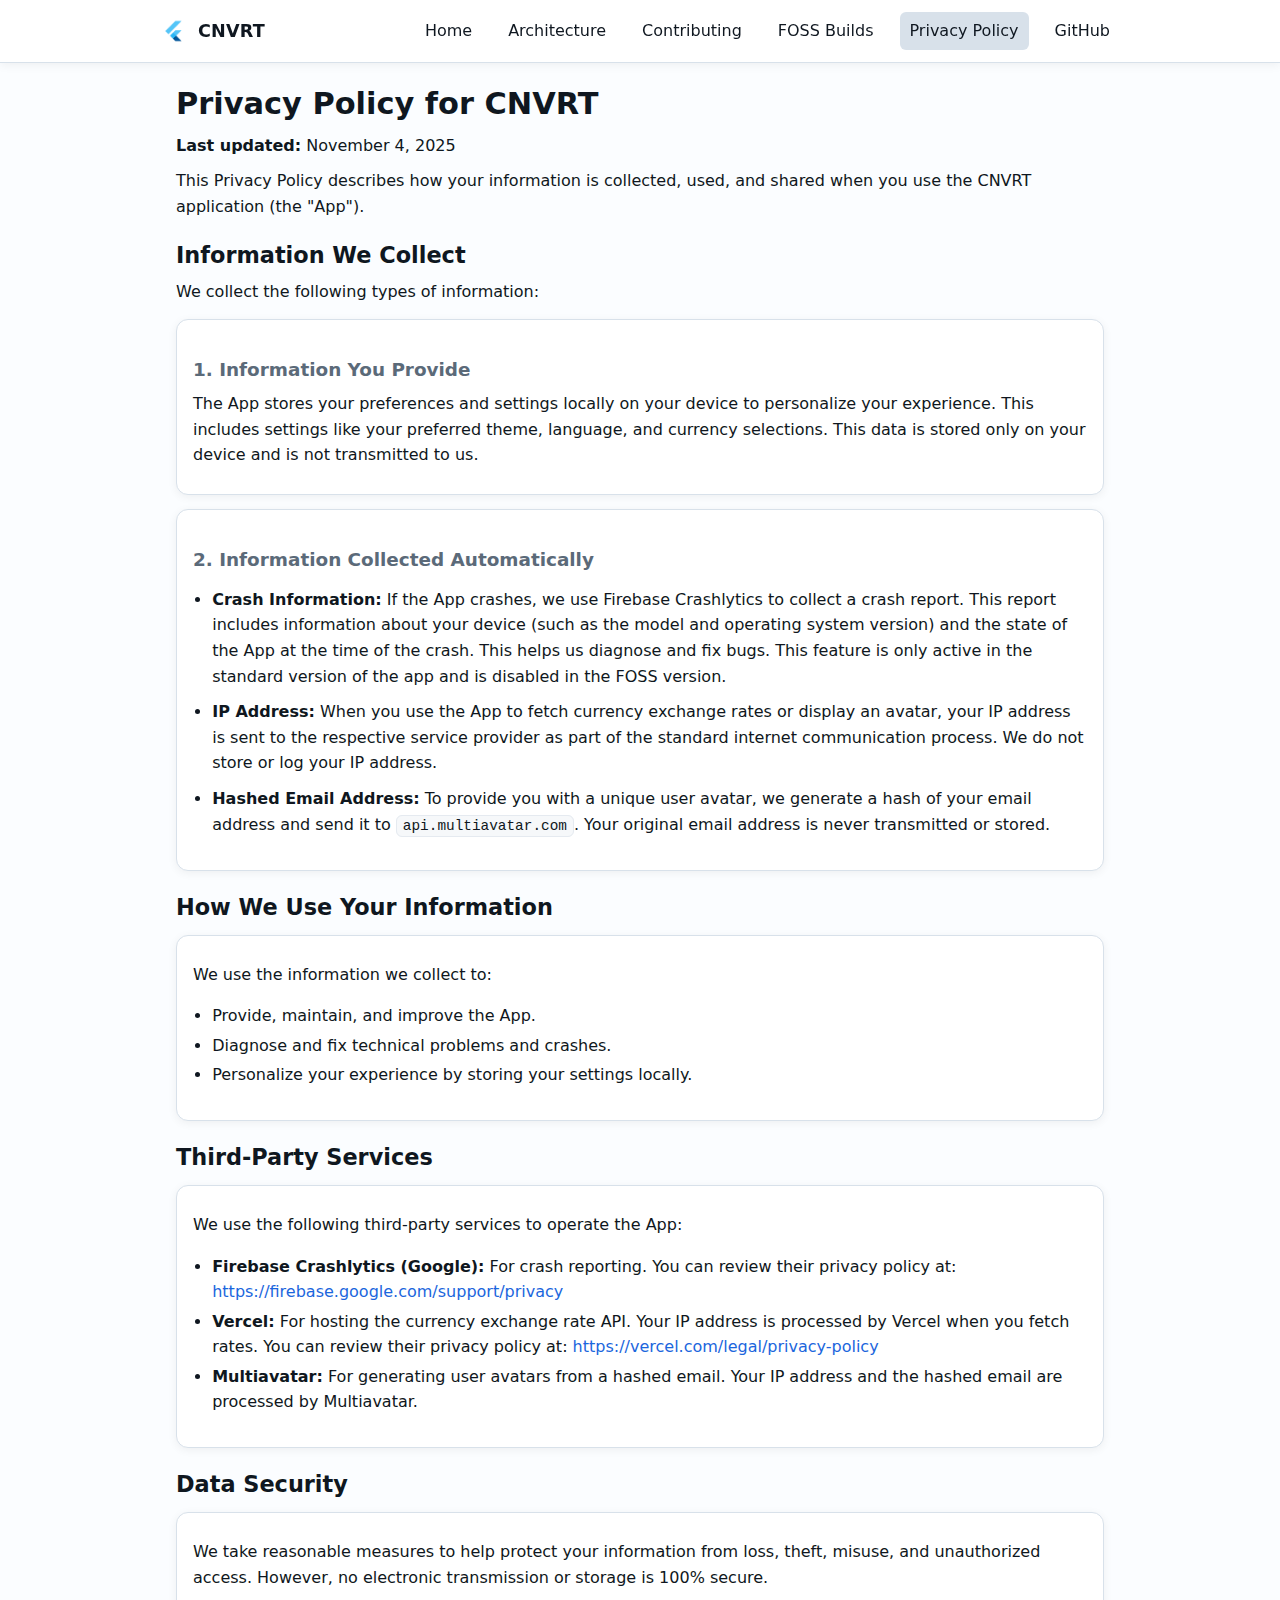
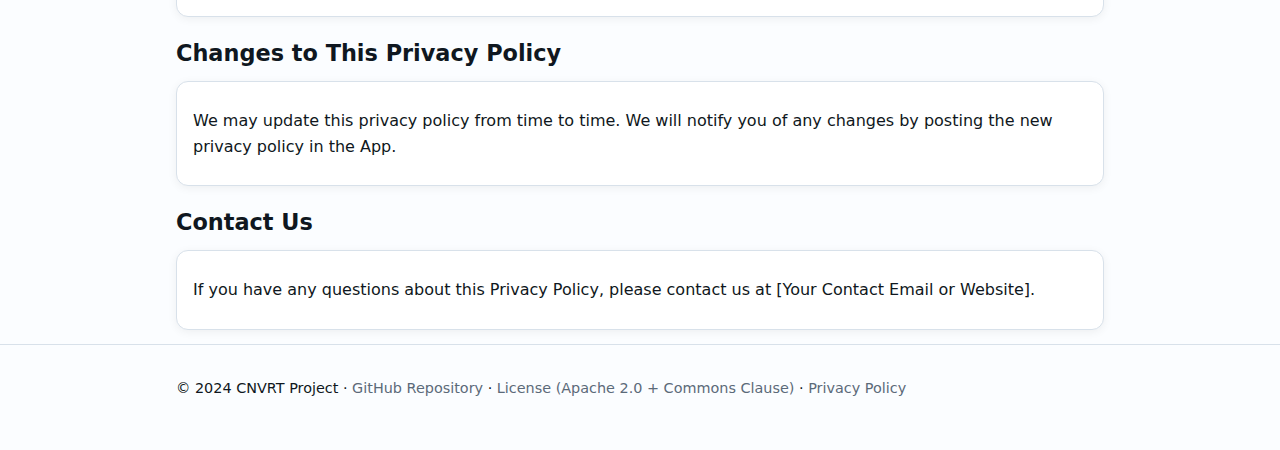
<file: docs/privacy.html>
<!DOCTYPE html>
<html lang="en">
<head>
  <meta charset="UTF-8">
  <meta name="viewport" content="width=device-width, initial-scale=1.0">
  <meta name="description" content="Privacy Policy for CNVRT - How we collect, use, and protect your information">
  <meta name="keywords" content="privacy policy, data protection, CNVRT, user privacy">
  <meta name="author" content="Wesley Bliss">
  <meta name="robots" content="index,follow">
  
  <!-- Open Graph -->
  <meta property="og:title" content="Privacy Policy - CNVRT">
  <meta property="og:description" content="Privacy Policy for CNVRT - How we collect, use, and protect your information">
  <meta property="og:type" content="website">
  <meta property="og:url" content="https://wesleybliss.github.io/cnvrt/privacy.html">
  <meta property="og:image" content="https://wesleybliss.github.io/cnvrt/assets/icon.png">
  
  <!-- Twitter Card -->
  <meta name="twitter:card" content="summary_large_image">
  <meta name="twitter:title" content="Privacy Policy - CNVRT">
  <meta name="twitter:description" content="Privacy Policy for CNVRT - How we collect, use, and protect your information">
  <meta name="twitter:image" content="https://wesleybliss.github.io/cnvrt/assets/icon.png">
  
  <meta name="theme-color" content="#4ea1ff">
  <link rel="icon" type="image/png" href="assets/icon.png">
  <link rel="stylesheet" href="styles.css">
  <title>Privacy Policy - CNVRT</title>
</head>
<body>
  <header class="site-header">
    <nav class="container nav">
      <div class="brand">
        <img src="assets/icon.png" alt="CNVRT Logo" class="logo">
        <span>CNVRT</span>
      </div>
      <div class="spacer"></div>
      <a href="index.html">Home</a>
      <a href="architecture.html">Architecture</a>
      <a href="contributing.html">Contributing</a>
      <a href="foss-builds.html">FOSS Builds</a>
      <a href="privacy.html" class="active">Privacy Policy</a>
      <a href="https://github.com/wesleybliss/cnvrt" target="_blank" rel="noopener">GitHub</a>
    </nav>
  </header>

  <main class="container">
    <h1>Privacy Policy for CNVRT</h1>
    <p><strong>Last updated:</strong> November 4, 2025</p>
    <p>This Privacy Policy describes how your information is collected, used, and shared when you use the CNVRT application (the "App").</p>
    
    <section>
      <h2>Information We Collect</h2>
      <p>We collect the following types of information:</p>
      
      <div class="card">
        <h3>1. Information You Provide</h3>
        <p>The App stores your preferences and settings locally on your device to personalize your experience. This includes settings like your preferred theme, language, and currency selections. This data is stored only on your device and is not transmitted to us.</p>
      </div>
      
      <div class="card">
        <h3>2. Information Collected Automatically</h3>
        <ul>
          <li>
            <p><strong>Crash Information:</strong> If the App crashes, we use Firebase Crashlytics to collect a crash report. This report includes information about your device (such as the model and operating system version) and the state of the App at the time of the crash. This helps us diagnose and fix bugs. This feature is only active in the standard version of the app and is disabled in the FOSS version.</p>
          </li>
          <li>
            <p><strong>IP Address:</strong> When you use the App to fetch currency exchange rates or display an avatar, your IP address is sent to the respective service provider as part of the standard internet communication process. We do not store or log your IP address.</p>
          </li>
          <li>
            <p><strong>Hashed Email Address:</strong> To provide you with a unique user avatar, we generate a hash of your email address and send it to <code>api.multiavatar.com</code>. Your original email address is never transmitted or stored.</p>
          </li>
        </ul>
      </div>
    </section>
    
    <section>
      <h2>How We Use Your Information</h2>
      <div class="card">
        <p>We use the information we collect to:</p>
        <ul>
          <li>Provide, maintain, and improve the App.</li>
          <li>Diagnose and fix technical problems and crashes.</li>
          <li>Personalize your experience by storing your settings locally.</li>
        </ul>
      </div>
    </section>
    
    <section>
      <h2>Third-Party Services</h2>
      <div class="card">
        <p>We use the following third-party services to operate the App:</p>
        <ul>
          <li><strong>Firebase Crashlytics (Google):</strong> For crash reporting. You can review their privacy policy at: <a href="https://firebase.google.com/support/privacy" target="_blank" rel="noopener">https://firebase.google.com/support/privacy</a></li>
          <li><strong>Vercel:</strong> For hosting the currency exchange rate API. Your IP address is processed by Vercel when you fetch rates. You can review their privacy policy at: <a href="https://vercel.com/legal/privacy-policy" target="_blank" rel="noopener">https://vercel.com/legal/privacy-policy</a></li>
          <li><strong>Multiavatar:</strong> For generating user avatars from a hashed email. Your IP address and the hashed email are processed by Multiavatar.</li>
        </ul>
      </div>
    </section>
    
    <section>
      <h2>Data Security</h2>
      <div class="card">
        <p>We take reasonable measures to help protect your information from loss, theft, misuse, and unauthorized access. However, no electronic transmission or storage is 100% secure.</p>
      </div>
    </section>
    
    <section>
      <h2>Changes to This Privacy Policy</h2>
      <div class="card">
        <p>We may update this privacy policy from time to time. We will notify you of any changes by posting the new privacy policy in the App.</p>
      </div>
    </section>
    
    <section>
      <h2>Contact Us</h2>
      <div class="card">
        <p>If you have any questions about this Privacy Policy, please contact us at [Your Contact Email or Website].</p>
      </div>
    </section>
  </main>

  <footer class="site-footer">
    <div class="container">
      <p>
        © 2024 CNVRT Project · 
        <a href="https://github.com/wesleybliss/cnvrt" target="_blank" rel="noopener">GitHub Repository</a> · 
        <a href="https://github.com/wesleybliss/cnvrt/blob/master/LICENSE" target="_blank" rel="noopener">License (Apache 2.0 + Commons Clause)</a> · 
        <a href="privacy.html">Privacy Policy</a>
      </p>
    </div>
  </footer>
</body>
</html>
</file>
<file: docs/styles.css>
:root {
  --bg: #0b0f14;
  --fg: #e6ebf0;
  --muted: #9fb0c3;
  --card: #121821;
  --border: #273242;
  --accent: #4ea1ff;
  --accent-2: #7bd389;
  --link: #7bb6ff;
  --link-visited: #c58cff;
  --code-bg: #0f141b;
  --code-border: #273242;
  --shadow: 0 2px 10px rgba(0,0,0,0.2);
}

@media (prefers-color-scheme: light) {
  :root {
    --bg: #fbfdff;
    --fg: #0f1720;
    --muted: #5b6a79;
    --card: #ffffff;
    --border: #d8e1ea;
    --accent: #2b7fff;
    --accent-2: #2aa058;
    --link: #1b66dd;
    --link-visited: #7a32cf;
    --code-bg: #f6f8fa;
    --code-border: #e5eaf0;
    --shadow: 0 2px 10px rgba(0,0,0,0.06);
  }
}

* { box-sizing: border-box; }

html, body {
  margin: 0;
  padding: 0;
  background: var(--bg);
  color: var(--fg);
  font-family: ui-sans-serif, system-ui, -apple-system, Segoe UI, Roboto, Helvetica, Arial, Apple Color Emoji, Segoe UI Emoji;
  line-height: 1.6;
}

a { color: var(--link); text-decoration: none; }
a:hover { text-decoration: underline; }
a:visited { color: var(--link-visited); }

.container {
  width: 100%;
  max-width: 960px;
  margin: 0 auto;
  padding: 0 16px;
}

header.site-header {
  position: sticky;
  top: 0;
  z-index: 20;
  background: var(--card);
  border-bottom: 1px solid var(--border);
  box-shadow: var(--shadow);
}

.nav {
  display: flex;
  align-items: center;
  gap: 16px;
  padding: 12px 0;
  flex-wrap: wrap;
}
.nav .brand {
  display: inline-flex;
  align-items: center;
  gap: 10px;
  font-weight: 700;
  letter-spacing: 0.2px;
  font-size: 1.1rem;
}
.nav img.logo {
  width: 28px;
  height: 28px;
  border-radius: 6px;
}
.nav .spacer { flex: 1; }
.nav a {
  color: var(--fg);
  padding: 6px 10px;
  border-radius: 6px;
}
.nav a.active,
.nav a:focus-visible {
  outline: none;
  background: var(--border);
}

main { padding: 28px 0 80px; }

h1, h2, h3 {
  line-height: 1.25;
  margin: 22px 0 10px;
}
h1 { font-size: 1.9rem; }
h2 { font-size: 1.4rem; }
h3 { font-size: 1.15rem; color: var(--muted); }

p { margin: 10px 0; color: var(--fg); }
ul, ol { padding-left: 1.2rem; }
li { margin: 4px 0; }

.hero {
  display: grid;
  grid-template-columns: 64px 1fr;
  gap: 16px;
  align-items: center;
  margin: 20px 0 14px;
}
.hero img {
  width: 64px;
  height: 64px;
  border-radius: 12px;
  border: 1px solid var(--border);
  box-shadow: var(--shadow);
}
.badges { display: flex; gap: 8px; flex-wrap: wrap; margin-top: 6px; }
.badges img { width: auto; min-width: 100px; height: auto; min-height: 25px; max-height: 30px; }

.card {
  background: var(--card);
  border: 1px solid var(--border);
  border-radius: 12px;
  padding: 16px;
  box-shadow: var(--shadow);
  margin: 14px 0;
}

.grid {
  display: grid;
  gap: 16px;
}
@media (min-width: 720px) {
  .grid.cols-2 { grid-template-columns: 1fr 1fr; }
  .grid.cols-3 { grid-template-columns: repeat(3, 1fr); }
}

table {
  border-collapse: collapse;
  width: 100%;
  margin: 12px 0;
  background: var(--card);
  border: 1px solid var(--border);
  border-radius: 8px;
  overflow: hidden;
}
th, td {
  padding: 10px 12px;
  border-bottom: 1px solid var(--border);
  text-align: left;
}
th {
  background: rgba(127, 160, 255, 0.08);
  font-weight: 600;
}
tbody tr:hover { background: rgba(127, 160, 255, 0.08); }
tbody tr:last-child td { border-bottom: none; }

pre, code, kbd {
  font-family: ui-monospace, SFMono-Regular, Menlo, Consolas, "Liberation Mono", monospace;
}
pre {
  background: var(--code-bg);
  border: 1px solid var(--code-border);
  border-radius: 10px;
  padding: 12px;
  overflow-x: auto;
  line-height: 1.5;
}
code {
  background: var(--code-bg);
  border: 1px solid var(--code-border);
  padding: 2px 6px;
  border-radius: 6px;
  font-size: 0.9em;
}
pre code {
  border: none;
  padding: 0;
  background: transparent;
}

.callout {
  border-left: 4px solid var(--accent);
  background: linear-gradient(0deg, rgba(78,161,255,0.06), rgba(78,161,255,0.06));
  padding: 10px 12px;
  border-radius: 8px;
  margin: 14px 0;
}

.feature-list {
  list-style: none;
  padding: 0;
}
.feature-list li {
  padding: 8px 0;
  padding-left: 24px;
  position: relative;
}
.feature-list li:before {
  content: "✓";
  position: absolute;
  left: 0;
  color: var(--accent-2);
  font-weight: bold;
}

footer.site-footer {
  border-top: 1px solid var(--border);
  padding: 22px 0 40px;
  color: var(--muted);
  font-size: 0.9rem;
}
footer.site-footer a {
  color: var(--muted);
}
footer.site-footer a:hover {
  color: var(--link);
}
</file>
